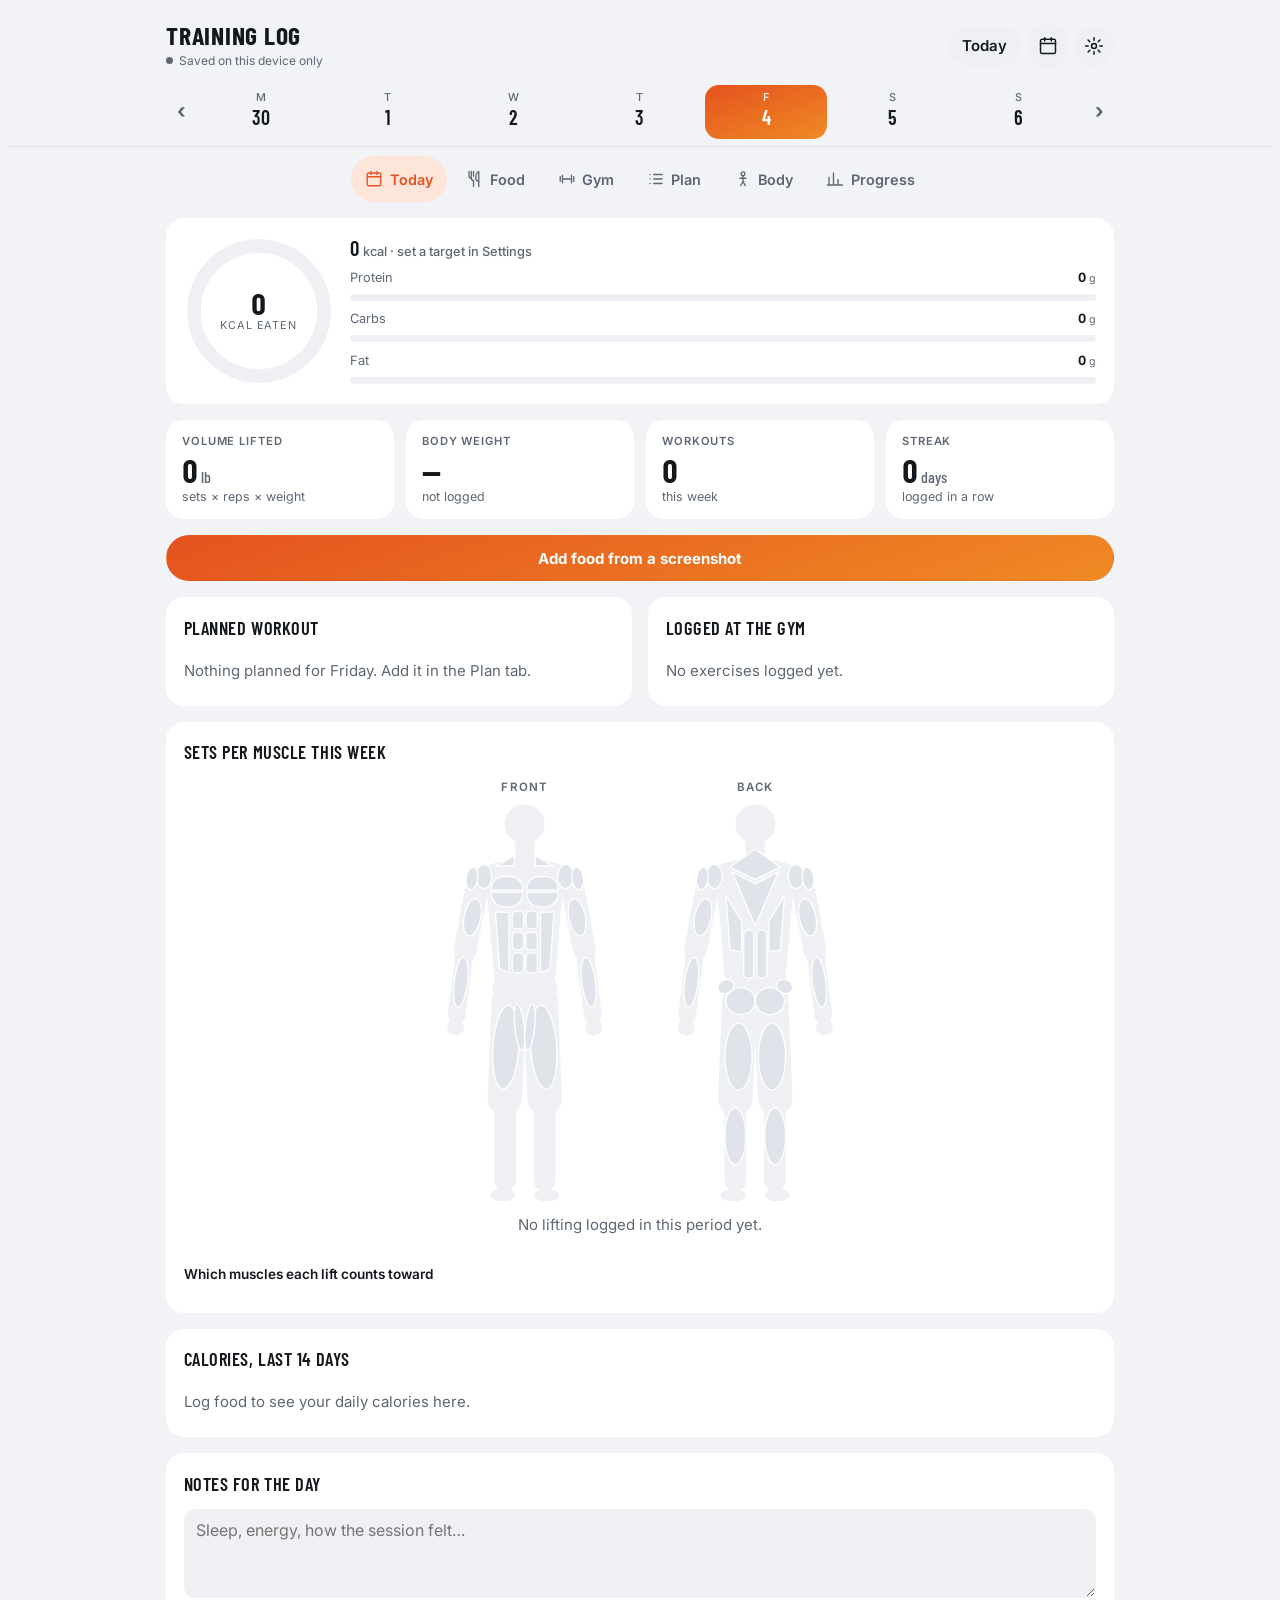
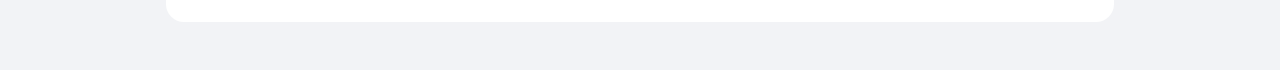
<file: index.html>
<!doctype html>
<html lang="en">
<head>
<meta charset="utf-8">
<meta name="viewport" content="width=device-width,initial-scale=1,viewport-fit=cover">
</head>
<body>
<title>Sarom's Training Log</title>
<meta name="claude:viewport-fit-sides" content="cover">
<link rel="preconnect" href="https://fonts.googleapis.com">
<link rel="stylesheet" href="https://fonts.googleapis.com/css2?family=Barlow+Condensed:wght@500;600;700&family=Inter:wght@400;500;600;700&display=swap">
<style>
/* Layout: phone-first single column. Week strip sticks under the title; tab bar fixed at the bottom (top row on wide screens).
   Dark-first: charcoal surfaces, one warm accent for actions and calories, three fixed macro colors. */
:root {
  --bg: #0c0e12; --card: #171b21; --card-2: #20252d; --fg: #f2f4f7; --muted: #8e98a5; --line: #2b313b;
  --accent: #ff6a3d; --accent-2: #ffa23d; --accent-ink: #1c0d05; --accent-soft: #3a2218;
  --c-protein: #5aa9ff; --c-carbs: #ffc64d; --c-fat: #ff6f9c;
  --warn: #ffb020; --danger: #ff6464;
  --font-display: "Barlow Condensed", "Arial Narrow", system-ui, sans-serif;
  --font-body: "Inter", system-ui, -apple-system, "Segoe UI", Roboto, sans-serif;
  --radius: 18px; --tabbar-h: 66px;
  color-scheme: dark;
}
@media (prefers-color-scheme: light) {
  :root:not([data-theme="dark"]) {
    --bg: #f2f3f6; --card: #ffffff; --card-2: #eef0f4; --fg: #14181d; --muted: #5d6773; --line: #e0e4ea;
    --accent: #e4521f; --accent-2: #f08a24; --accent-ink: #ffffff; --accent-soft: #fde5da;
    --c-protein: #1f7ae0; --c-carbs: #c58700; --c-fat: #d83a70;
    --warn: #b45309; --danger: #c62828;
    color-scheme: light;
  }
}
:root[data-theme="light"] {
  --bg: #f2f3f6; --card: #ffffff; --card-2: #eef0f4; --fg: #14181d; --muted: #5d6773; --line: #e0e4ea;
  --accent: #e4521f; --accent-2: #f08a24; --accent-ink: #ffffff; --accent-soft: #fde5da;
  --c-protein: #1f7ae0; --c-carbs: #c58700; --c-fat: #d83a70;
  --warn: #b45309; --danger: #c62828;
  color-scheme: light;
}
* { box-sizing: border-box; }
[hidden] { display: none !important; }
body {
  background: var(--bg); color: var(--fg); font: 15px/1.45 var(--font-body);
  padding-bottom: calc(var(--tabbar-h) + env(safe-area-inset-bottom, 0px) + 16px);
}
body::before { content: ""; position: fixed; inset: 0 0 auto; height: env(safe-area-inset-top, 0px); z-index: 10; background: var(--bg); }
h1, h2, h3 { font-family: var(--font-display); text-wrap: balance; margin: 0; text-transform: uppercase; letter-spacing: .03em; }
h1 { font-size: 1.6rem; font-weight: 700; line-height: 1; white-space: nowrap; }
h2 { font-size: 1.15rem; font-weight: 600; margin-bottom: .75rem; }
h3 { font-size: 1rem; font-weight: 600; }
.muted { color: var(--muted); font-size: .88rem; }
code { background: var(--card-2); padding: 0 5px; border-radius: 5px; font-size: .9em; }
.wrap { max-width: 980px; margin: 0 auto; padding-left: max(16px, env(safe-area-inset-left, 0px)); padding-right: max(16px, env(safe-area-inset-right, 0px)); }

/* Header */
.topbar .wrap { display: flex; gap: .75rem; align-items: center; justify-content: space-between; padding-block: .9rem .5rem; }
.date-nav { display: flex; gap: .4rem; align-items: center; min-width: 0; }
.date-nav button { min-height: 40px; padding: .3rem .8rem; }
.iconbtn { width: 40px; min-height: 40px; padding: 0 !important; flex: none; }
.iconbtn svg, .tab svg { stroke: currentColor; fill: none; stroke-width: 1.8; stroke-linecap: round; stroke-linejoin: round; }
.iconbtn svg { width: 20px; height: 20px; }
.sync { font-size: .75rem; color: var(--muted); display: flex; align-items: center; gap: .35rem; margin-top: .25rem; }
.sync::before { content: ""; width: 7px; height: 7px; border-radius: 50%; background: var(--muted); }
.sync[data-state="cloud"]::before { background: #3ddc97; }
.sync[data-state="saving"]::before { background: var(--warn); }
.sync[data-state="error"]::before { background: var(--danger); }

/* Week strip */
.weekbar { position: sticky; top: env(safe-area-inset-top, 0px); z-index: 9; background: var(--bg); border-bottom: 1px solid var(--line); }
.weekbar .wrap { display: flex; align-items: center; gap: .25rem; padding-block: .45rem; }
.weekbar > .wrap > button { min-height: 44px; width: 30px; padding: 0; border: 0; background: transparent; color: var(--muted); font-size: 1.3rem; flex: none; }
.week-strip { display: grid; grid-template-columns: repeat(7, 1fr); gap: .25rem; flex: 1; min-width: 0; }
.wd { min-height: 54px; padding: .25rem 0; border: 0; border-radius: 14px; background: transparent; color: var(--muted); display: flex; flex-direction: column; gap: 1px; align-items: center; justify-content: center; font-weight: 500; }
.wd span { font-size: .68rem; letter-spacing: .06em; }
.wd b { font: 600 1.25rem/1 var(--font-display); color: var(--fg); }
.wd i { width: 5px; height: 5px; border-radius: 50%; background: transparent; }
.wd i.on { background: var(--accent); }
.wd.now b { color: var(--accent); }
.wd.sel { background: linear-gradient(160deg, var(--accent), var(--accent-2)); color: var(--accent-ink); }
.wd.sel b { color: var(--accent-ink); }
.wd.sel i.on { background: var(--accent-ink); }

/* Tabs */
.tabs {
  position: fixed; left: 0; right: 0; bottom: 0; z-index: 9; display: grid; grid-template-columns: repeat(6, 1fr);
  background: var(--card); border-top: 1px solid var(--line);
  padding-bottom: env(safe-area-inset-bottom, 0px); padding-left: env(safe-area-inset-left, 0px); padding-right: env(safe-area-inset-right, 0px);
}
.tab {
  height: var(--tabbar-h); background: transparent; border: 0; color: var(--muted); border-radius: 0; padding: 0;
  display: flex; flex-direction: column; align-items: center; justify-content: center; gap: 4px; font: 600 .68rem var(--font-body);
}
.tab svg { width: 23px; height: 23px; }
.tab.active { color: var(--accent); }
@media (min-width: 760px) {
  body { padding-bottom: 24px; }
  .tabs { position: static; display: flex; gap: .25rem; border-top: 0; background: transparent; padding: .6rem 16px 0; justify-content: center; }
  .tab { height: auto; flex-direction: row; padding: .5rem .9rem; border-radius: 999px; font-size: .9rem; gap: .4rem; }
  .tab svg { width: 18px; height: 18px; }
  .tab.active { background: var(--accent-soft); }
}

main { padding-block: 1rem; }
.panel { display: none; }
.panel.active { display: flex; flex-direction: column; gap: 1rem; }
.card { background: var(--card); border-radius: var(--radius); padding: 1.1rem; min-width: 0; }
.banner { border-radius: 14px; padding: .7rem 1rem; background: var(--accent-soft); font-size: .9rem; display: flex; flex-wrap: wrap; gap: .5rem; align-items: center; justify-content: space-between; }
.banner.warn { background: color-mix(in srgb, var(--warn) 18%, var(--card)); }
.banner button { min-height: 36px; padding: .2rem .9rem; }
.grid { display: grid; gap: .75rem; }
.grid.two { grid-template-columns: repeat(auto-fit, minmax(280px, 1fr)); gap: 1rem; }
.stats { grid-template-columns: repeat(2, 1fr); }
@media (min-width: 640px) { .stats { grid-template-columns: repeat(3, 1fr); } .stats.four { grid-template-columns: repeat(4, 1fr); } }
.stat { background: var(--card); border-radius: var(--radius); padding: .85rem 1rem; min-width: 0; }
.stat .label { color: var(--muted); font-size: .7rem; text-transform: uppercase; letter-spacing: .08em; font-weight: 600; }
.stat .value { font: 700 2rem/1.1 var(--font-display); font-variant-numeric: tabular-nums; margin-top: .2rem; }
.stat .value small { font-size: 1rem; font-weight: 500; color: var(--muted); margin-left: .2rem; }
.stat .sub { color: var(--muted); font-size: .78rem; }
.bar { height: 7px; background: var(--card-2); border-radius: 4px; margin-top: .4rem; overflow: hidden; }
.bar > span { display: block; height: 100%; border-radius: 4px; background: var(--accent); }
.bar.over > span { background: var(--warn); }

/* Today hero: calorie ring + macros */
.hero { display: grid; grid-template-columns: minmax(104px, 150px) minmax(0, 1.25fr); gap: 1rem; align-items: center; }
.ring-wrap { position: relative; }
.ring { width: 100%; height: auto; display: block; }
.ring-bg { fill: none; stroke: var(--card-2); stroke-width: 11; }
.ring-fg { fill: none; stroke: url(#ringGrad); stroke-width: 11; stroke-linecap: round; }
.ring-fg.over { stroke: var(--warn); }
.ring-mid { position: absolute; inset: 0; display: flex; flex-direction: column; align-items: center; justify-content: center; text-align: center; }
.ring-mid b { font: 700 1.9rem/1 var(--font-display); font-variant-numeric: tabular-nums; }
.ring-mid span { font-size: .68rem; color: var(--muted); text-transform: uppercase; letter-spacing: .08em; }
.macros { display: flex; flex-direction: column; gap: .6rem; min-width: 0; }
.eaten { font: 600 1.3rem/1 var(--font-display); }
.eaten span { color: var(--muted); font: 500 .8rem var(--font-body); }
.macro-top { display: flex; justify-content: space-between; align-items: baseline; font-size: .8rem; color: var(--muted); }
.macro-top b { color: var(--fg); font-variant-numeric: tabular-nums; white-space: nowrap; }
.macro-top small { color: var(--muted); font-weight: 400; }
.macro.protein .bar > span { background: var(--c-protein); }
.macro.carbs .bar > span { background: var(--c-carbs); }
.macro.fat .bar > span { background: var(--c-fat); }

input, select, textarea, button { font: inherit; color: inherit; }
input, select, textarea { width: 100%; min-height: 46px; padding: .55rem .7rem; border: 1px solid transparent; border-radius: 12px; background: var(--card-2); font-size: 16px; }
textarea { resize: vertical; min-height: 0; }
input:focus-visible, select:focus-visible, textarea:focus-visible, button:focus-visible { outline: 2px solid var(--accent); outline-offset: 1px; }
button, .file-btn {
  min-height: 46px; padding: .5rem 1.1rem; border-radius: 999px; border: 1px solid transparent;
  background: linear-gradient(160deg, var(--accent), var(--accent-2)); color: var(--accent-ink); cursor: pointer; font-weight: 700;
  display: inline-flex; align-items: center; justify-content: center; gap: .3rem;
}
button:disabled { opacity: .55; }
button.ghost, .file-btn.ghost { background: var(--card-2); color: var(--fg); font-weight: 600; }
button.danger { background: transparent; border-color: var(--danger); color: var(--danger); }
button.danger.armed { background: var(--danger); color: var(--bg); }
button.icon { background: transparent; border: 0; color: var(--muted); min-height: 36px; padding: .2rem .5rem; }
td.act, th.act { position: sticky; right: 0; background: var(--card); box-shadow: -6px 0 6px -6px var(--line); }
td.act button.icon { color: var(--danger); font-size: 1.05rem; min-width: 36px; }
td.act button.icon[data-dup-gym] { color: var(--muted); }
.file-btn { position: relative; overflow: hidden; }
#goShot { width: 100%; }
.file-btn input { position: absolute; inset: 0; width: 100%; height: 100%; min-height: 0; padding: 0; border: 0; opacity: 0; cursor: pointer; font-size: 0; }
#shotNames { display: flex; gap: .6rem; align-items: center; flex-wrap: wrap; }
#shotNames img { height: 72px; width: auto; border-radius: 8px; }

.form-grid { display: grid; gap: .65rem; align-items: end; grid-template-columns: repeat(2, minmax(0, 1fr)); }
@media (min-width: 640px) { .form-grid { grid-template-columns: repeat(4, minmax(0, 1fr)); } }
.form-grid label { display: flex; flex-direction: column; gap: .25rem; font-size: .75rem; color: var(--muted); font-weight: 600; min-width: 0; text-transform: uppercase; letter-spacing: .05em; }
.form-grid .full { grid-column: 1 / -1; }
.form-grid button { grid-column: 1 / -1; }
@media (min-width: 640px) { .form-grid .wide { grid-column: span 2; } .form-grid button { grid-column: auto; } }
.row { display: flex; flex-wrap: wrap; gap: .5rem; }

.table-wrap { overflow-x: auto; margin: 0 -4px; }
table { width: 100%; border-collapse: collapse; font-variant-numeric: tabular-nums; }
th, td { text-align: left; padding: .55rem .4rem; border-bottom: 1px solid var(--line); white-space: nowrap; }
td.name { white-space: normal; min-width: 6.5rem; }
th { color: var(--muted); font-weight: 600; font-size: .72rem; text-transform: uppercase; letter-spacing: .05em; }
td.num, th.num { text-align: right; }
tr.group td { background: var(--card-2); font-weight: 700; color: var(--accent); border-bottom: 0; }
.empty { color: var(--muted); padding: .4rem 0; margin: 0; }
.up { color: #3ddc97; } .down { color: var(--danger); }

.chips { display: flex; flex-wrap: wrap; gap: .4rem; margin-top: .8rem; align-items: center; }
.chip { min-height: 34px; background: var(--card-2); color: var(--fg); border: 0; font-weight: 500; padding: .25rem .8rem; border-radius: 999px; font-size: .85rem; }

.plan-grid { display: grid; gap: .75rem; grid-template-columns: repeat(auto-fit, minmax(240px, 1fr)); }
.plan-day { background: var(--card-2); border: 1px solid transparent; border-radius: 14px; padding: .8rem; display: flex; flex-direction: column; gap: .45rem; }
.plan-day input, .plan-day textarea { background: var(--card); }
.plan-day.is-today { border-color: var(--accent); }

ul.plain { list-style: none; padding: 0; margin: 0; }
ul.plain li { padding: .5rem 0; border-bottom: 1px solid var(--line); display: flex; gap: .6rem; align-items: center; }
ul.plain li:last-child { border-bottom: 0; }
ul.plain li.done span { text-decoration: line-through; color: var(--muted); }
ul.plain input[type=checkbox] { width: 22px; height: 22px; min-height: 0; accent-color: var(--accent); flex: none; }

/* Body map */
.bodymap svg { width: 100%; max-width: 440px; height: auto; display: block; margin: 0 auto; }
.bm-base { fill: var(--card-2); }
.bm-limb { stroke: var(--card-2); stroke-linecap: round; fill: none; }
.bm-m { fill: var(--line); stroke: var(--card); stroke-width: 1.5; }
.bm-m.hit { fill: var(--accent); }
.bodymap text { fill: var(--muted); font: 600 11px var(--font-body); letter-spacing: .1em; }
.bm-legend { display: flex; align-items: center; gap: .6rem; justify-content: center; font-size: .75rem; color: var(--muted); margin: .4rem 0 .9rem; }
.bm-legend i { width: 110px; height: 8px; border-radius: 4px; background: linear-gradient(90deg, hsl(220 85% 55%), hsl(165 85% 55%), hsl(110 85% 55%), hsl(55 85% 55%), hsl(0 85% 55%)); }
.bm-m { stroke-width: 1.2; }
.bm-details { margin-top: .8rem; font-size: .85rem; color: var(--muted); }
.bm-details summary { cursor: pointer; color: var(--fg); font-weight: 600; min-height: 40px; display: flex; align-items: center; }
.bm-details ul { margin: .2rem 0 .6rem; padding-left: 1.1rem; display: grid; gap: .35rem; }
.bm-details b { color: var(--fg); }
.bm-details p { margin: 0; }
.bm-list { display: grid; gap: .55rem 1.2rem; grid-template-columns: repeat(auto-fit, minmax(150px, 1fr)); }

/* Progress */
.seg { display: grid; grid-template-columns: 1fr 1fr; background: var(--card-2); border-radius: 999px; padding: 4px; }
.seg button { min-height: 38px; background: transparent; color: var(--muted); font-weight: 600; }
.seg button.active { background: var(--card); color: var(--fg); }
.period-nav { display: flex; align-items: center; justify-content: space-between; gap: .5rem; margin-top: .9rem; }
.period-nav h2 { margin: 0; font-size: 1.35rem; white-space: nowrap; }
.period-nav button { min-height: 40px; width: 44px; padding: 0; font-size: 1.2rem; }

.chart svg { width: 100%; height: auto; display: block; }
.chart .axis { stroke: var(--line); }
.chart .line { fill: none; stroke: var(--accent); stroke-width: 2.5; }
.chart .area { fill: var(--accent); fill-opacity: .14; stroke: none; }
.chart .dot { fill: var(--accent); }
.chart .barrect { fill: var(--accent); }
.chart .target { stroke: var(--fg); stroke-opacity: .55; stroke-dasharray: 5 4; stroke-width: 1.5; fill: none; }
.chart text { fill: var(--muted); font: 15px var(--font-body); }

#pastePreview { margin-top: .8rem; display: flex; flex-direction: column; gap: .6rem; }
.preview-day { background: var(--card-2); border-radius: 14px; padding: .7rem .8rem; }
.preview-day td.act { background: var(--card-2); }
.preview-day tr.group td { background: var(--card); }
.preview-day h3 { font-size: .95rem; margin-bottom: .3rem; display: flex; gap: .5rem; align-items: center; flex-wrap: wrap; }
.preview-day input[type=date] { width: auto; min-height: 36px; padding: .2rem .4rem; font-size: 14px; background: var(--card); }
.check { display: flex; gap: .5rem; align-items: center; font-size: .9rem; }
.check input { width: 20px; height: 20px; min-height: 0; accent-color: var(--accent); }
.toast {
  position: fixed; left: 50%; transform: translateX(-50%); z-index: 20;
  bottom: calc(var(--tabbar-h) + env(safe-area-inset-bottom, 0px) + 12px);
  background: var(--fg); color: var(--bg); padding: .6rem 1rem; border-radius: 999px; font-size: .9rem; font-weight: 600; max-width: calc(100% - 32px);
}
@media (min-width: 760px) { .toast { bottom: 20px; } }
@media (prefers-reduced-motion: no-preference) { .panel.active { animation: fade .15s ease-out; } @keyframes fade { from { opacity: .4; } } }
</style>

<header class="topbar">
  <div class="wrap">
    <div>
      <h1>Training Log</h1>
      <div class="sync" id="sync" data-state="loading">Loading…</div>
    </div>
    <div class="date-nav">
<button id="todayBtn" class="ghost">Today</button>
      <label class="file-btn ghost iconbtn" aria-label="Pick a date"><svg viewBox="0 0 24 24"><rect x="3" y="4" width="18" height="17" rx="2"/><path d="M3 9h18M8 2v4M16 2v4"/></svg><input type="date" id="currentDate" aria-label="Date"></label>
      <button id="settingsBtn" class="ghost iconbtn" aria-label="Settings"><svg viewBox="0 0 24 24"><circle cx="12" cy="12" r="3"/><path d="M12 2v3M12 19v3M2 12h3M19 12h3M4.9 4.9l2.1 2.1M17 17l2.1 2.1M4.9 19.1L7 17M17 7l2.1-2.1"/></svg></button>
    </div>
  </div>
</header>
<div class="weekbar">
  <div class="wrap">
    <button id="prevDay" aria-label="Previous week">‹</button>
    <div class="week-strip" id="weekStrip"></div>
    <button id="nextDay" aria-label="Next week">›</button>
  </div>
</div>

<nav class="tabs" role="tablist">
  <button class="tab active" data-tab="today"><svg viewBox="0 0 24 24"><rect x="3" y="4" width="18" height="17" rx="2"/><path d="M3 9h18M8 2v4M16 2v4"/></svg>Today</button>
  <button class="tab" data-tab="food"><svg viewBox="0 0 24 24"><path d="M7 2v9a3 3 0 0 0 3 3v8M7 2v6M10 2v6M4 2v6a3 3 0 0 0 3 3M17 22V2c-2 1-4 4-4 8s2 5 4 5"/></svg>Food</button>
  <button class="tab" data-tab="gym"><svg viewBox="0 0 24 24"><path d="M6 7v10M3 9v6M18 7v10M21 9v6M6 12h12"/></svg>Gym</button>
  <button class="tab" data-tab="plan"><svg viewBox="0 0 24 24"><path d="M9 6h11M9 12h11M9 18h11M4 6h.01M4 12h.01M4 18h.01"/></svg>Plan</button>
  <button class="tab" data-tab="body"><svg viewBox="0 0 24 24"><circle cx="12" cy="5" r="2.5"/><path d="M12 8v7M8 11h8M12 15l-3 6M12 15l3 6"/></svg>Body</button>
  <button class="tab" data-tab="progress"><svg viewBox="0 0 24 24"><path d="M4 20V10M10 20V4M16 20v-7M22 20H2"/></svg>Progress</button>
</nav>

<main class="wrap">
  <div id="notice" class="banner" hidden></div>

  <!-- TODAY -->
  <section id="tab-today" class="panel active">
    <div id="reportBanner" class="banner" hidden></div>
    <div class="card hero" id="todayHero"></div>
    <div class="grid stats four" id="todayStats"></div>
    <label class="file-btn" id="goShot" for="shotFile">Add food from a screenshot</label>
    <div class="grid two">
      <div class="card"><h2>Planned workout</h2><div id="todayPlan"></div></div>
      <div class="card"><h2>Logged at the gym</h2><div id="todayGym"></div></div>
    </div>
    <div class="card"><h2>Sets per muscle this week</h2><div id="weekMuscles" class="bodymap"></div></div>
    <div class="card"><h2>Calories, last 14 days</h2><div id="calChart" class="chart"></div></div>
    <div class="card">
      <h2>Notes for the day</h2>
      <textarea id="dayNote" rows="3" placeholder="Sleep, energy, how the session felt…"></textarea>
    </div>
  </section>

  <!-- FOOD -->
  <section id="tab-food" class="panel">
    <div class="card" id="pasteCard">
      <h2>Add from a screenshot</h2>
      <p class="muted">Pick a screenshot of what you ate. It is read straight away, and you check the list before it is saved to <span class="dateLabel"></span>. Workouts in the screenshot are picked up too.</p>
      <label class="file-btn" id="shotBtn" style="width:100%">Add screenshot<input type="file" id="shotFile" accept="image/*"></label>
      <p class="muted" id="shotNames" hidden></p>
      <p class="muted" id="pasteStatus" hidden></p>
      <div id="pastePreview" hidden></div>
      <details class="bm-details">
        <summary>Or paste text instead</summary>
        <textarea id="pasteText" rows="4" placeholder="e.g. 3 eggs and toast, about 420 kcal, 28 g protein…"></textarea>
        <div class="row" style="margin-top:.6rem">
          <button id="pasteRead">Read it</button>
          <button id="copyPrompt" class="ghost">Copy request for Claude</button>
          <button id="pasteClear" class="ghost">Clear</button>
        </div>
      </details>
    </div>
    <div class="card">
      <h2>Add food</h2>
      <form id="foodForm" class="form-grid" autocomplete="off">
        <label class="wide full">Food<input name="name" id="foodName" required placeholder="e.g. Chicken breast 200 g"></label>
        <label>Calories (kcal)<input name="kcal" id="foodKcal" type="number" inputmode="decimal" min="0" step="1"></label>
        <label>Protein (g)<input name="protein" id="foodProtein" type="number" inputmode="decimal" min="0" step="0.1"></label>
        <label>Carbs (g)<input name="carbs" id="foodCarbs" type="number" inputmode="decimal" min="0" step="0.1"></label>
        <label>Fat (g)<input name="fat" id="foodFat" type="number" inputmode="decimal" min="0" step="0.1"></label>
        <button type="submit">Add food</button>
      </form>
      <div id="foodQuick" class="chips"></div>
    </div>
    <div class="card"><h2>Food on <span class="dateLabel"></span></h2><div id="foodList"></div><button class="danger" id="clearFood" data-clear="food" style="margin-top:.75rem" hidden>Remove all food for this day</button></div>
  </section>

  <!-- GYM -->
  <section id="tab-gym" class="panel">
    <div class="card">
      <h2>Log an exercise</h2>
      <form id="gymForm" class="form-grid" autocomplete="off">
        <label>Category<select name="cat" id="gymCat"><option>Chest</option><option>Back</option><option>Legs</option><option>Shoulders</option><option>Arms</option><option>Other</option></select></label>
        <label>Exercise<select id="gymPick" aria-label="Exercise"></select></label>
        <label class="wide full" id="gymCustomWrap" hidden>New exercise name<input name="exercise" id="gymExercise" placeholder="e.g. Leg press"></label>
        <label>Sets<input name="sets" id="gymSets" type="number" inputmode="numeric" min="1" step="1" value="1"></label>
        <label>Reps<input name="reps" id="gymReps" type="number" inputmode="numeric" min="0" step="1"></label>
        <label><span>Weight (<span class="unitG">lb</span>)</span><input name="weight" id="gymWeight" type="number" inputmode="decimal" min="0" step="0.5"></label>
        <label>Minutes<input name="minutes" id="gymMinutes" type="number" inputmode="numeric" min="0" step="1" placeholder="cardio"></label>
        <label class="wide full">Notes<input name="notes" id="gymNotes" placeholder="RPE, tempo, how it felt"></label>
        <button type="submit">Log exercise</button>
      </form>
      <datalist id="exerciseList"></datalist>
    </div>
    <div class="card"><h2>Workout on <span class="dateLabel"></span></h2><div id="gymList"></div><button class="danger" id="clearGym" data-clear="gym" style="margin-top:.75rem" hidden>Remove all exercises for this day</button></div>
    <div class="card">
      <h2>Exercise history</h2>
      <select id="historyExercise" aria-label="Exercise"></select>
      <div id="historyChart" class="chart"></div>
      <div id="historyTable"></div>
    </div>
  </section>

  <!-- PLAN -->
  <section id="tab-plan" class="panel">
    <div class="card">
      <h2>Weekly template</h2>
      <p class="muted">What you plan to do each weekday. One exercise per line, e.g. <code>Squat 3×5 @ 100</code>. Each line becomes a checkbox on the Today tab.</p>
      <div id="planGrid" class="plan-grid"></div>
    </div>
  </section>

  <!-- BODY -->
  <section id="tab-body" class="panel">
    <div class="card">
      <h2>Body measurements for <span class="dateLabel"></span></h2>
      <form id="bodyForm" class="form-grid" autocomplete="off">
        <label><span>Body weight (<span class="unitW">lb</span>)</span><input name="weight" id="bodyWeight" type="number" inputmode="decimal" min="0" step="0.1" required></label>
        <label>Waist (in)<input name="waist" id="bodyWaist" type="number" inputmode="decimal" min="0" step="0.1"></label>
        <button type="submit">Save</button>
      </form>
    </div>
    <div class="card"><h2>Weight trend</h2><div id="weightChart" class="chart"></div><div id="bodyList"></div></div>
  </section>

  <!-- SETTINGS -->
  <!-- PROGRESS -->
  <section id="tab-progress" class="panel">
    <div class="card">
      <div class="seg" role="tablist">
        <button data-period="month" class="active">Month</button>
        <button data-period="year">Year</button>
      </div>
      <div class="period-nav">
        <button id="perPrev" class="ghost" aria-label="Previous">‹</button>
        <h2 id="perTitle"></h2>
        <button id="perNext" class="ghost" aria-label="Next">›</button>
      </div>
    </div>
    <div class="grid stats" id="perStats"></div>
    <div class="card"><h2>Sets per muscle, weekly average</h2><div id="perMuscles" class="bodymap"></div></div>
    <div class="card"><h2 id="perCalTitle"></h2><div id="perCal" class="chart"></div></div>
    <div class="card"><h2 id="perWeightTitle"></h2><div id="perWeight" class="chart"></div></div>
    <div class="card"><h2 id="perVolTitle"></h2><div id="perVol" class="chart"></div></div>
    <div class="card"><h2>Average macros per logged day</h2><div id="perMacros" class="macros"></div></div>
    <div class="card"><h2>Lifts</h2><div id="perLifts"></div></div>
  </section>

  <section id="tab-settings" class="panel">
    <div class="card">
      <h2>Daily targets</h2>
      <p class="muted">Your own numbers. Leave a box blank to hide that target.</p>
      <form id="settingsForm" class="form-grid" autocomplete="off">
        <label>Calories (kcal)<input name="kcal" id="setKcal" type="number" inputmode="numeric" min="0"></label>
        <label>Protein (g)<input name="protein" id="setProtein" type="number" inputmode="numeric" min="0"></label>
        <label>Carbs (g)<input name="carbs" id="setCarbs" type="number" inputmode="numeric" min="0"></label>
        <label>Fat (g)<input name="fat" id="setFat" type="number" inputmode="numeric" min="0"></label>
        <button type="submit">Save targets</button>
      </form>
    </div>
    <div class="card">
      <h2>Backup</h2>
      <p class="muted" id="storageNote">Your log is saved to your Claude account, privately. Only you can see it.</p>
      <div class="row">
        <button id="exportBtn" class="ghost">Export backup (JSON)</button>
        <button id="exportCsvBtn" class="ghost">Export CSV</button>
        <label class="file-btn ghost">Import backup<input type="file" id="importFile" accept="application/json,.json"></label>
      </div>
      <div class="row" id="importConfirm" hidden style="margin-top:.75rem">
        <span class="muted" id="importMsg"></span>
        <button id="importYes">Replace my data</button>
        <button id="importNo" class="ghost">Cancel</button>
      </div>
    </div>
    <div class="card">
      <h2>Erase</h2>
      <p class="muted">Deletes every entry, target and plan. Export a backup first if you want to keep it.</p>
      <button id="wipeBtn" class="danger">Erase all data</button>
    </div>
  </section>
</main>

<div id="toast" class="toast" role="status" hidden></div>

<script>
(() => {
  'use strict';

  const LOCAL_KEY = 'trainingLog.v2';
  const DAYS = ['Sunday', 'Monday', 'Tuesday', 'Wednesday', 'Thursday', 'Friday', 'Saturday'];
  const MEALS = ['Breakfast', 'Lunch', 'Dinner', 'Snack'];

  // ---------- State ----------
  // days[YYYY-MM-DD] = { food: [], gym: [], body: {weight, waist}|null, note: '', done: [] }
  // config = { settings: {kcal, protein, carbs, fat, unit}, plan: {0..6: {title, items}} }
  const defaultConfig = () => ({ settings: { kcal: '', protein: '', carbs: '', fat: '', unit: 'kg' }, plan: {} });
  let days = {};
  let config = defaultConfig();
  let currentDate = todayISO();

  // ---------- Helpers ----------
  const $ = (s, r = document) => r.querySelector(s);
  const $$ = (s, r = document) => [...r.querySelectorAll(s)];
  const uid = () => Date.now().toString(36) + Math.random().toString(36).slice(2, 7);
  const num = (v) => (v === '' || v == null || isNaN(+v) ? 0 : +v);
  const fmt = (v, d = 0) => (Math.round(v * 10 ** d) / 10 ** d).toLocaleString();
  const esc = (s) => String(s ?? '').replace(/[&<>"']/g, (c) => ({ '&': '&amp;', '<': '&lt;', '>': '&gt;', '"': '&quot;', "'": '&#39;' }[c]));
  function todayISO() { return toISO(new Date()); }
  function toISO(d) { return `${d.getFullYear()}-${String(d.getMonth() + 1).padStart(2, '0')}-${String(d.getDate()).padStart(2, '0')}`; }
  function fromISO(s) { const [y, m, d] = s.split('-').map(Number); return new Date(y, m - 1, d); }
  function addDays(iso, n) { const d = fromISO(iso); d.setDate(d.getDate() + n); return toISO(d); }
  const prettyDate = (iso) => fromISO(iso).toLocaleDateString(undefined, { weekday: 'short', month: 'short', day: 'numeric' });
  const shortDate = (iso) => fromISO(iso).toLocaleDateString(undefined, { month: 'numeric', day: 'numeric' });
  function toast(msg) {
    const t = $('#toast'); t.textContent = msg; t.hidden = false;
    clearTimeout(toast._t); toast._t = setTimeout(() => (t.hidden = true), 2200);
  }
  const formData = (f) => Object.fromEntries(new FormData(f).entries());
  const blankDay = () => ({ food: [], gym: [], body: null, note: '', done: [] });
  const day = (date) => days[date] || blankDay();
  const editDay = (date) => (days[date] ||= blankDay());
  const isEmptyDay = (d) => !d.food.length && !d.gym.length && !d.body && !d.note && !d.done.length;
  const allGym = () => Object.keys(days).sort().flatMap((d) => days[d].gym.map((g) => ({ ...g, date: d })));

  // ---------- Storage: Claude account (db) with on-device fallback ----------
  const store = { mode: 'loading', col: null, dirty: new Set(), queues: {}, timers: {} };

  function setSync(state, text) { const s = $('#sync'); s.dataset.state = state; s.textContent = text; }
  function showNotice(text, warn) { const n = $('#notice'); n.textContent = text || ''; n.hidden = !text; n.classList.toggle('warn', !!warn); }

  function saveLocal() {
    try { localStorage.setItem(LOCAL_KEY, JSON.stringify({ days, config })); }
    catch { toast('Could not save on this device.'); }
  }
  function loadLocal() {
    try {
      const raw = localStorage.getItem(LOCAL_KEY);
      if (!raw) return;
      const d = JSON.parse(raw);
      days = d.days || {}; config = Object.assign(defaultConfig(), d.config || {});
    } catch {}
  }

  const keyForDate = (date) => 'd' + date;
  function docBody(key) {
    if (key === 'config') return config;
    const date = key.slice(1);
    const d = days[date];
    return d && !isEmptyDay(d) ? { date, ...d } : null;
  }

  function enqueue(key) {
    const q = (store.queues[key] ||= { running: false, pending: false });
    q.pending = true;
    if (!q.running) drain(key);
  }
  async function drain(key) {
    const q = store.queues[key];
    q.running = true;
    setSync('saving', 'Saving…');
    while (q.pending) {
      q.pending = false;
      const body = docBody(key);
      const ref = store.col.doc(key);
      try {
        if (body) await ref.set(JSON.parse(JSON.stringify(body)));
        else await ref.delete();
      } catch (e) {
        if (e && e.code === 'unavailable') { await new Promise((r) => setTimeout(r, 800 + Math.random() * 800)); q.pending = true; continue; }
        setSync('error', 'Not saved');
        showNotice(e && e.code === 'quota_exceeded' ? 'Storage is full. Export a backup and erase old data.' : 'A change could not be saved. Check your connection and try again.', true);
      }
    }
    q.running = false;
    store.dirty.delete(key);
    if (!Object.values(store.queues).some((x) => x.running)) setSync('cloud', 'Saved to your account');
  }

  // Persist a change. `delay` coalesces typing into one write per pause.
  function persist(key, delay = 0) {
    if (store.mode === 'local') { clearTimeout(store.timers.local); store.timers.local = setTimeout(saveLocal, delay); return; }
    if (store.mode !== 'cloud') return;
    store.dirty.add(key);
    clearTimeout(store.timers[key]);
    if (delay) store.timers[key] = setTimeout(() => enqueue(key), delay);
    else enqueue(key);
  }
  const persistDay = (date, delay) => persist(keyForDate(date), delay);
  const persistConfig = (delay) => persist('config', delay);

  function applySnapshot(snap) {
    const nextDays = {};
    let nextConfig = null;
    for (const doc of snap.docs) {
      const data = doc.data();
      if (doc.id === 'config') nextConfig = data;
      else if (doc.id.startsWith('d')) {
        const { date, ...rest } = data;
        nextDays[doc.id.slice(1)] = { ...blankDay(), ...JSON.parse(JSON.stringify(rest)) };
      }
    }
    // Keep local edits that have not been written yet.
    for (const key of store.dirty) {
      if (key === 'config') nextConfig = config;
      else { const date = key.slice(1); if (days[date]) nextDays[date] = days[date]; else delete nextDays[date]; }
    }
    days = nextDays;
    config = Object.assign(defaultConfig(), nextConfig ? JSON.parse(JSON.stringify(nextConfig)) : {});
    renderAll();
  }

  async function initStorage() {
    let db = null, uidv = null;
    try {
      if (window.claude && window.claude.use) {
        const [dbNs, user] = await Promise.all([claude.use('db'), claude.use('user')]);
        db = dbNs;
        uidv = user ? await user.id() : null;
      }
    } catch {}
    if (!db || !uidv) return useLocal();

    store.col = db.collection('data/users/' + uidv);
    const timer = setTimeout(() => showNotice("Can't reach your saved log yet. Changes you make now may not be saved.", true), 10000);
    store.col.onSnapshot((snap) => {
      if (!snap.metadata.fromCache) { clearTimeout(timer); showNotice(''); }
      if (store.mode !== 'cloud') { store.mode = 'cloud'; setSync('cloud', 'Saved to your account'); }
      applySnapshot(snap);
    }, (err) => {
      clearTimeout(timer);
      if (store.mode !== 'cloud') return useLocal();
      setSync('error', 'Offline');
      showNotice('Lost the connection to your saved log. Reload the page to reconnect.', true);
    });
  }
  function useLocal() {
    store.mode = 'local';
    loadLocal();
    setSync('local', 'Saved on this device only');
    $('#storageNote').textContent = 'Your log is saved in this browser only. Export a backup regularly.';
    renderAll();
  }

  // ---------- Rendering ----------
  function totalsFor(date) {
    return day(date).food.reduce((t, f) => {
      t.kcal += num(f.kcal); t.protein += num(f.protein); t.carbs += num(f.carbs); t.fat += num(f.fat); return t;
    }, { kcal: 0, protein: 0, carbs: 0, fat: 0 });
  }
  const volume = (g) => num(g.sets || 1) * num(g.reps) * num(g.weight);
  const planFor = (date) => config.plan[fromISO(date).getDay()] || { title: '', items: '' };
  const unit = () => 'lb';
  const gymUnit = () => 'lb';
  function describeSet(g) {
    const p = [];
    if (num(g.reps)) p.push(`${num(g.sets) || 1}×${g.reps}`);
    if (num(g.weight)) p.push(`@ ${g.weight} ${gymUnit()}`);
    if (num(g.minutes)) p.push(`${g.minutes} min`);
    return p.join(' ') || '—';
  }

  function renderAll() {
    $('#currentDate').value = currentDate;
    $$('.dateLabel').forEach((el) => (el.textContent = prettyDate(currentDate)));
    $$('.unitW').forEach((el) => (el.textContent = unit()));
    $$('.unitG').forEach((el) => (el.textContent = gymUnit()));
    renderWeek(); renderToday(); renderFood(); renderGym(); renderPlan(); renderBody(); renderSettings(); renderProgress();
  }

  function statTile(label, value, target, u) {
    const has = num(target) > 0, pct = has ? Math.min(100, (value / target) * 100) : 0;
    return `<div class="stat"><div class="label">${label}</div><div class="value">${fmt(value)}${u}</div>
      <div class="sub">${has ? `of ${fmt(+target)}${u} · ${value > target ? fmt(value - target) + u + ' over' : fmt(target - value) + u + ' left'}` : 'no target set'}</div>
      ${has ? `<div class="bar ${value > target ? 'over' : ''}"><span style="width:${pct}%"></span></div>` : ''}</div>`;
  }

  const tile = (label, value, u, sub) => `<div class="stat"><div class="label">${label}</div><div class="value">${value}${u ? `<small>${u}</small>` : ''}</div><div class="sub">${sub || ''}</div></div>`;
  function macroRow(label, cls, value, target) {
    const has = num(target) > 0, pct = has ? Math.min(100, (value / target) * 100) : 0;
    return `<div class="macro ${cls}"><div class="macro-top"><span>${label}</span><b>${fmt(value)}<small>${has ? ' / ' + fmt(+target) : ''} g</small></b></div><div class="bar"><span style="width:${pct}%"></span></div></div>`;
  }
  function heroHTML(t, s) {
    const has = num(s.kcal) > 0, over = has && t.kcal > s.kcal;
    const C = 2 * Math.PI * 52, pct = has ? Math.min(1, t.kcal / s.kcal) : 0;
    return `<div class="ring-wrap">
        <svg class="ring" viewBox="0 0 120 120" role="img" aria-label="Calories eaten against target">
          <defs><linearGradient id="ringGrad" x1="0" y1="0" x2="1" y2="1"><stop offset="0" style="stop-color:var(--accent-2)"/><stop offset="1" style="stop-color:var(--accent)"/></linearGradient></defs>
          <circle class="ring-bg" cx="60" cy="60" r="52"/>
          ${pct > 0 ? `<circle class="ring-fg ${over ? 'over' : ''}" cx="60" cy="60" r="52" stroke-dasharray="${C * pct} ${C}" transform="rotate(-90 60 60)"/>` : ''}
        </svg>
        <div class="ring-mid"><b>${has ? fmt(Math.abs(s.kcal - t.kcal)) : fmt(t.kcal)}</b><span>${has ? (over ? 'kcal over' : 'kcal left') : 'kcal eaten'}</span></div>
      </div>
      <div class="macros">
        <div class="eaten">${fmt(t.kcal)} <span>${has ? `of ${fmt(+s.kcal)} kcal eaten` : 'kcal · set a target in Settings'}</span></div>
        ${macroRow('Protein', 'protein', t.protein, s.protein)}${macroRow('Carbs', 'carbs', t.carbs, s.carbs)}${macroRow('Fat', 'fat', t.fat, s.fat)}
      </div>`;
  }

  function renderWeek() {
    const start = addDays(currentDate, -((fromISO(currentDate).getDay() + 6) % 7)), now = todayISO();
    $('#weekStrip').innerHTML = Array.from({ length: 7 }, (_, i) => {
      const iso = addDays(start, i);
      return `<button class="wd ${iso === currentDate ? 'sel' : ''} ${iso === now ? 'now' : ''}" data-date="${iso}" aria-label="${prettyDate(iso)}"><span>${'MTWTFSS'[i]}</span><b>${fromISO(iso).getDate()}</b><i class="${isEmptyDay(day(iso)) ? '' : 'on'}"></i></button>`;
    }).join('');
  }

  // ---------- Progress: monthly and yearly results ----------
  const MONTHS = ['January', 'February', 'March', 'April', 'May', 'June', 'July', 'August', 'September', 'October', 'November', 'December'];
  const period = { mode: 'month', y: new Date().getFullYear(), m: new Date().getMonth() };
  const monthKey = (y, m) => `${y}-${String(m + 1).padStart(2, '0')}-`;
  const loggedIn = (prefix) => Object.keys(days).filter((d) => d.startsWith(prefix) && !isEmptyDay(days[d])).sort();
  const dayVolume = (iso) => day(iso).gym.reduce((a, g) => a + volume(g), 0);
  const avgOf = (list) => (list.length ? list.reduce((a, b) => a + b, 0) / list.length : 0);

  function renderProgress() {
    const isMonth = period.mode === 'month';
    const dates = loggedIn(isMonth ? monthKey(period.y, period.m) : `${period.y}-`);
    $$('.seg button').forEach((b) => b.classList.toggle('active', b.dataset.period === period.mode));
    $('#perTitle').textContent = isMonth ? `${MONTHS[period.m]} ${period.y}` : String(period.y);

    const foodDays = dates.filter((d) => days[d].food.length);
    const totals = foodDays.map(totalsFor);
    const avg = (k) => avgOf(totals.map((t) => t[k]));
    const workouts = dates.filter((d) => days[d].gym.length).length;
    const vol = dates.reduce((a, d) => a + dayVolume(d), 0);
    const bw = dates.filter((d) => days[d].body && num(days[d].body.weight)).map((d) => ({ d, w: num(days[d].body.weight) }));
    const change = bw.length >= 2 ? bw[bw.length - 1].w - bw[0].w : null;
    $('#perStats').innerHTML =
      tile('Days logged', dates.length, '', isMonth ? 'this month' : 'this year') +
      tile('Workouts', workouts, '', 'days with lifting or cardio') +
      tile('Avg calories', fmt(avg('kcal')), 'kcal', `per day, ${foodDays.length} food day${foodDays.length === 1 ? '' : 's'}`) +
      tile('Avg protein', fmt(avg('protein')), 'g', 'per logged food day') +
      tile('Volume lifted', fmt(vol), 'lb', 'sets × reps × weight') +
      tile('Weight change', change == null ? '—' : (change > 0 ? '+' : '') + fmt(change, 1), change == null ? '' : 'lb',
        change == null ? 'needs two weigh-ins' : `${fmt(bw[0].w, 1)} → ${fmt(bw[bw.length - 1].w, 1)} lb`);

    // Weeks elapsed in the period so far, for a weekly average.
    const pStart = isMonth ? new Date(period.y, period.m, 1) : new Date(period.y, 0, 1);
    const pEnd = isMonth ? new Date(period.y, period.m + 1, 0) : new Date(period.y, 11, 31);
    const upTo = Math.min(pEnd.getTime(), fromISO(todayISO()).getTime());
    const weeks = Math.max(1, (Math.round((upTo - pStart.getTime()) / 864e5) + 1) / 7);
    $('#perMuscles').innerHTML = bodyMapHTML(muscleLoad(dates), weeks);

    let cal, volData, weight;
    if (isMonth) {
      const n = new Date(period.y, period.m + 1, 0).getDate();
      const isos = Array.from({ length: n }, (_, i) => monthKey(period.y, period.m) + String(i + 1).padStart(2, '0'));
      cal = isos.map((iso, i) => ({ label: String(i + 1), value: totalsFor(iso).kcal }));
      volData = isos.map((iso, i) => ({ label: String(i + 1), value: dayVolume(iso) }));
      weight = bw.map((x) => ({ label: shortDate(x.d), value: x.w }));
    } else {
      const per = MONTHS.map((name, m) => {
        const ds = loggedIn(monthKey(period.y, m));
        return {
          label: name.slice(0, 3),
          cal: avgOf(ds.filter((d) => days[d].food.length).map((d) => totalsFor(d).kcal)),
          vol: ds.reduce((a, d) => a + dayVolume(d), 0),
          w: avgOf(ds.filter((d) => days[d].body && num(days[d].body.weight)).map((d) => num(days[d].body.weight))),
        };
      });
      cal = per.map((x) => ({ label: x.label, value: x.cal }));
      volData = per.map((x) => ({ label: x.label, value: x.vol }));
      weight = per.map((x) => ({ label: x.label, value: x.w }));
    }
    $('#perCalTitle').textContent = isMonth ? 'Calories per day' : 'Average daily calories by month';
    $('#perWeightTitle').textContent = isMonth ? 'Body weight (lb)' : 'Body weight, monthly average (lb)';
    $('#perVolTitle').textContent = isMonth ? 'Volume lifted per day (lb)' : 'Volume lifted by month (lb)';
    barChart($('#perCal'), cal, num(config.settings.kcal), { unit: 'kcal', empty: 'No food logged in this period.' });
    lineChart($('#perWeight'), weight, 'lb');
    barChart($('#perVol'), volData, 0, { unit: 'lb', empty: 'No lifting logged in this period.' });

    const s = config.settings;
    $('#perMacros').innerHTML = foodDays.length
      ? macroRow('Protein', 'protein', avg('protein'), s.protein) + macroRow('Carbs', 'carbs', avg('carbs'), s.carbs) + macroRow('Fat', 'fat', avg('fat'), s.fat)
      : '<p class="empty">No food logged in this period.</p>';

    const lifts = {};
    for (const d of dates) for (const g of days[d].gym) {
      if (!num(g.weight)) continue;
      const L = (lifts[g.exercise] ||= { days: new Set(), best: 0, first: null, last: null, tops: {} });
      L.days.add(d); L.best = Math.max(L.best, num(g.weight));
      L.tops[d] = Math.max(L.tops[d] || 0, num(g.weight));
    }
    const rows = Object.entries(lifts).map(([name, L]) => {
      const ds = [...L.days].sort(), diff = L.tops[ds[ds.length - 1]] - L.tops[ds[0]];
      return { name, sessions: ds.length, best: L.best, diff };
    }).sort((a, b) => b.sessions - a.sessions || a.name.localeCompare(b.name));
    $('#perLifts').innerHTML = rows.length
      ? `<div class="table-wrap"><table><thead><tr><th>Exercise</th><th class="num">Days</th><th class="num">Best lb</th><th class="num">Change</th></tr></thead><tbody>
        ${rows.map((r) => `<tr><td class="name">${esc(r.name)}</td><td class="num">${r.sessions}</td><td class="num">${fmt(r.best, 1)}</td>
          <td class="num ${r.diff > 0 ? 'up' : r.diff < 0 ? 'down' : ''}">${r.sessions < 2 ? '—' : (r.diff > 0 ? '+' : '') + fmt(r.diff, 1) + ' lb'}</td></tr>`).join('')}</tbody></table></div>
        <p class="muted" style="margin:.5rem 0 0">Change compares the heaviest weight on the first and last session in this period.</p>`
      : '<p class="empty">No weighted exercises logged in this period.</p>';
  }

  // In the first week of a new month (and of January for the year), point to the finished period's results.
  function renderReportBanner() {
    const now = new Date(), box = $('#reportBanner');
    const pm = new Date(now.getFullYear(), now.getMonth() - 1, 1);
    const parts = [];
    if (now.getDate() <= 7 && loggedIn(monthKey(pm.getFullYear(), pm.getMonth())).length)
      parts.push(`<span>Your ${MONTHS[pm.getMonth()]} results are ready.</span><button data-report="month">View month</button>`);
    if (now.getMonth() === 0 && now.getDate() <= 14 && loggedIn(`${now.getFullYear() - 1}-`).length)
      parts.push(`<span>Your ${now.getFullYear() - 1} results are ready.</span><button data-report="year">View year</button>`);
    box.innerHTML = parts.join('');
    box.hidden = !parts.length;
  }

  function renderToday() {
    const t = totalsFor(currentDate), s = config.settings, d = day(currentDate);
    const vol = d.gym.reduce((a, g) => a + volume(g), 0);
    $('#todayHero').innerHTML = heroHTML(t, s);
    const weekStart = addDays(currentDate, -((fromISO(currentDate).getDay() + 6) % 7));
    let workouts = 0;
    for (let i = 0; i < 7; i++) if (day(addDays(weekStart, i)).gym.length) workouts++;
    let streak = 0;
    for (let x = currentDate; !isEmptyDay(day(x)); x = addDays(x, -1)) streak++;
    $('#todayStats').innerHTML =
      tile('Volume lifted', fmt(vol), 'lb', 'sets × reps × weight') +
      tile('Body weight', d.body ? fmt(num(d.body.weight), 1) : '—', d.body ? 'lb' : '', d.body ? 'logged' : 'not logged') +
      tile('Workouts', workouts, '', 'this week') +
      tile('Streak', streak, streak === 1 ? 'day' : 'days', 'logged in a row');
    renderReportBanner();
    $('#weekMuscles').innerHTML = bodyMapHTML(muscleLoad(Array.from({ length: 7 }, (_, i) => addDays(weekStart, i))));

    const p = planFor(currentDate);
    const items = (p.items || '').split('\n').map((x) => x.trim()).filter(Boolean);
    $('#todayPlan').innerHTML = (p.title ? `<p style="margin:0 0 .4rem"><strong>${esc(p.title)}</strong></p>` : '') +
      (items.length
        ? `<ul class="plain">${items.map((it, i) => `<li class="${d.done.includes(i) ? 'done' : ''}"><input type="checkbox" id="plan-${i}" data-plan-idx="${i}" ${d.done.includes(i) ? 'checked' : ''}><label for="plan-${i}"><span>${esc(it)}</span></label></li>`).join('')}</ul>`
        : `<p class="empty">Nothing planned for ${DAYS[fromISO(currentDate).getDay()]}. Add it in the Plan tab.</p>`);

    $('#todayGym').innerHTML = d.gym.length
      ? `<ul class="plain">${d.gym.map((g) => `<li><span>${esc(g.exercise)} · ${esc(describeSet(g))}</span></li>`).join('')}</ul>`
      : '<p class="empty">No exercises logged yet.</p>';

    const note = $('#dayNote');
    if (document.activeElement !== note) note.value = d.note || '';

    const range = Array.from({ length: 14 }, (_, i) => addDays(currentDate, i - 13));
    barChart($('#calChart'), range.map((x) => ({ label: shortDate(x), value: totalsFor(x).kcal })), num(s.kcal));
  }

  function renderFood() {
    const items = day(currentDate).food;
    if (!items.length) $('#foodList').innerHTML = '<p class="empty">Nothing logged yet. Add your first item above.</p>';
    else {
      let rows = '';
      rows += items.map((f) => `<tr><td class="name">${esc(f.name)}</td><td class="num">${fmt(num(f.kcal))}</td><td class="num">${fmt(num(f.protein), 1)}</td>
          <td class="num">${fmt(num(f.carbs), 1)}</td><td class="num">${fmt(num(f.fat), 1)}</td>
          <td class="num act"><button class="icon" data-del-food="${f.id}" aria-label="Delete ${esc(f.name)}">✕</button></td></tr>`).join('');
      const t = totalsFor(currentDate);
      rows += `<tr><th>Total</th><th class="num">${fmt(t.kcal)}</th><th class="num">${fmt(t.protein, 1)}</th><th class="num">${fmt(t.carbs, 1)}</th><th class="num">${fmt(t.fat, 1)}</th><th></th></tr>`;
      $('#foodList').innerHTML = `<div class="table-wrap"><table><thead><tr><th>Food</th><th class="num">kcal</th><th class="num">P (g)</th><th class="num">C (g)</th><th class="num">F (g)</th><th></th></tr></thead><tbody>${rows}</tbody></table></div>`;
    }
    $('#clearFood').hidden = !items.length;
    // Quick re-add: 10 most recent distinct foods
    const seen = new Set(), recent = [];
    const dates = Object.keys(days).sort().reverse();
    outer: for (const dt of dates) {
      for (const f of [...days[dt].food].reverse()) {
        const k = (f.name || '').toLowerCase();
        if (!seen.has(k)) { seen.add(k); recent.push({ ...f, date: dt }); }
        if (recent.length >= 10) break outer;
      }
    }
    store.recentFoods = recent;
    $('#foodQuick').innerHTML = recent.length
      ? '<span class="muted">Add again:</span>' + recent.map((f, i) => `<button class="chip" data-quick-food="${i}">${esc(f.name)}</button>`).join('')
      : '';
  }

  // Exercise picker: fixed list per category, plus any exercise you have added yourself.
  const PRESETS = {
    Chest: ['Bench press', 'Incline bench press'],
    Back: ['Deadlift', 'Rows', 'Lat pulldowns', 'Dual pulley pulldown', 'Low row'],
    Legs: ['Squats', 'Leg extension', 'Seated leg curls', 'Hip abduction', 'Hip adduction'],
    Shoulders: ['Overhead press'],
    Arms: ['Dumbbell curls', 'Triceps pulldown'],
    Other: [],
  };
  const NEW = '__new__';
  let lastPick = '';
  const presetCat = (name) => Object.keys(PRESETS).find((c) => PRESETS[c].some((x) => x.toLowerCase() === String(name || '').toLowerCase())) || '';
  const catOf = (g) => g.cat || presetCat(g.exercise) || 'Other';
  function fillExercises(catChanged) {
    const cat = $('#gymCat').value, pick = $('#gymPick');
    const prev = catChanged ? '' : (lastPick || pick.value);
    const mine = [...new Set(allGym().filter((g) => catOf(g) === cat && !presetCat(g.exercise)).map((g) => g.exercise))].sort((a, b) => a.localeCompare(b));
    const list = [...PRESETS[cat], ...mine];
    pick.innerHTML = list.map((n) => `<option value="${esc(n)}">${esc(n)}</option>`).join('') + `<option value="${NEW}">Add new exercise…</option>`;
    if (list.includes(prev) || (prev === NEW && !lastPick)) pick.value = prev;
    lastPick = '';
    $('#gymCustomWrap').hidden = pick.value !== NEW;
  }

  // ---------- Body map: which muscles the logged sets worked ----------
  const MUSCLES = {
    chestUpper: 'Upper chest', chestLower: 'Mid & lower chest', frontDelt: 'Front delts', sideDelt: 'Side delts', rearDelt: 'Rear delts',
    biceps: 'Biceps', triceps: 'Triceps', forearms: 'Forearms', abs: 'Abs', obliques: 'Obliques',
    upperTraps: 'Upper traps', midTraps: 'Mid traps & rhomboids', lats: 'Lats', lowerBack: 'Lower back',
    glutes: 'Glutes', gluteMed: 'Side glutes (glute medius)', adductors: 'Inner thighs (adductors)', quads: 'Quads', hamstrings: 'Hamstrings', calves: 'Calves',
  };
  // 1 = main muscle for the lift, 0.5 = assisting muscle. Based on EMG studies of each lift (see the notes under the map).
  const EX_MUSCLES = {
    'bench press': { chestUpper: 1, chestLower: 1, triceps: 1, frontDelt: 0.5 },
    'incline bench press': { chestUpper: 1, frontDelt: 1, chestLower: 0.5, triceps: 0.5 },
    'squats': { quads: 1, glutes: 1, hamstrings: 0.5, lowerBack: 0.5 },
    'deadlift': { lowerBack: 1, quads: 1, glutes: 0.5, hamstrings: 0.5 },
    'rows': { lats: 1, midTraps: 1, lowerBack: 1, rearDelt: 0.5, biceps: 0.5 },
    'low row': { midTraps: 1, lats: 1, rearDelt: 0.5, biceps: 0.5 },
    'lat pulldowns': { lats: 1, biceps: 0.5, midTraps: 0.5 },
    'dual pulley pulldown': { lats: 1, biceps: 0.5, midTraps: 0.5 },
    'overhead press': { frontDelt: 1, sideDelt: 1, triceps: 0.5, upperTraps: 0.5, chestUpper: 0.5 },
    'dumbbell curls': { biceps: 1, forearms: 0.5 },
    'hip abduction': { gluteMed: 1, glutes: 0.5 },
    'hip adduction': { adductors: 1 },
    'leg extension': { quads: 1 },
    'triceps pulldown': { triceps: 1 },
    'seated leg curls': { hamstrings: 1 },
  };
  // Exercises you add yourself are placed by their category.
  const CAT_MUSCLES = {
    Chest: { chestUpper: 1, chestLower: 1 }, Back: { lats: 1, midTraps: 0.5 }, Legs: { quads: 1, glutes: 0.5, hamstrings: 0.5 },
    Shoulders: { frontDelt: 1, sideDelt: 1 }, Arms: { biceps: 0.5, triceps: 0.5 }, Other: {},
  };
  function muscleLoad(dates) {
    const load = {};
    for (const iso of dates) for (const g of day(iso).gym) {
      if (!num(g.reps)) continue; // cardio and timed entries have no sets to count
      const map = EX_MUSCLES[String(g.exercise || '').toLowerCase()] || CAT_MUSCLES[catOf(g)] || {};
      for (const [m, w] of Object.entries(map)) load[m] = (load[m] || 0) + (num(g.sets) || 1) * w;
    }
    return load;
  }
  // Cool to warm: blue for the least-trained muscle, through green and yellow, to red for the most-trained.
  const heat = (t) => `hsl(${Math.round(220 - 220 * Math.max(0, Math.min(1, t)))} 85% 55%)`;
  function figure(ox, view, load, max) {
    const paint = (m) => { const v = load[m] || 0; return `class="bm-m ${v ? 'hit' : ''}" ${v ? `style="fill:${heat(v / max)}"` : ''}`; };
    const tip = (m) => `<title>${MUSCLES[m]}: ${fmt(load[m] || 0, 1)} sets</title>`;
    const ell = (m, cx, cy, rx, ry, rot = 0) => `<ellipse ${paint(m)} cx="${cx}" cy="${cy}" rx="${rx}" ry="${ry}" transform="rotate(${rot} ${cx} ${cy})">${tip(m)}</ellipse>`;
    const poly = (m, pts) => `<polygon ${paint(m)} points="${pts}">${tip(m)}</polygon>`;
    const path = (m, d) => `<path ${paint(m)} d="${d}">${tip(m)}</path>`;
    const box = (m, x, y, w, h, r = 4) => `<rect ${paint(m)} x="${x}" y="${y}" width="${w}" height="${h}" rx="${r}">${tip(m)}</rect>`;
    const both = (side) => `${side}<g transform="translate(200 0) scale(-1 1)">${side}</g>`;
    const limb = (x1, y1, x2, y2, w) => `<line class="bm-limb" x1="${x1}" y1="${y1}" x2="${x2}" y2="${y2}" stroke-width="${w}"/>`;
    const base = `<circle class="bm-base" cx="100" cy="30" r="19"/><rect class="bm-base" x="91" y="46" width="18" height="20"/>
      <path class="bm-base" d="M62,70 Q100,56 138,70 L129,178 Q100,190 71,178 Z"/><ellipse class="bm-base" cx="100" cy="186" rx="31" ry="20"/>
      ${both(limb(56, 82, 43, 150, 22) + limb(43, 150, 35, 212, 17) + limb(85, 198, 81, 292, 33) + limb(81, 292, 81, 370, 21)
        + '<circle class="bm-base" cx="34" cy="224" r="8"/><ellipse class="bm-base" cx="79" cy="384" rx="12" ry="6"/>')}`;
    const arm = (upper) => ell('sideDelt', 49.5, 82, 5.5, 11, 8) + ell(upper, 50, 119, 8, 18, 11) + ell('forearms', 39, 181, 6.5, 24, 7);
    const front = both(
      poly('upperTraps', '90,60 73,70 90,70') + ell('frontDelt', 61, 80, 7.5, 11.5) + arm('biceps')
      + path('chestUpper', 'M68,93 Q68,80 83,80 Q98,80 98,93 Z') + path('chestLower', 'M68,95 L98,95 Q98,109 83,109 Q68,109 68,95 Z')
      + poly('obliques', '72,114 85,114 85,172 76,168')
      + box('abs', 88, 113, 11, 17) + box('abs', 88, 133, 11, 17) + box('abs', 88, 153, 11, 19)
      + ell('quads', 82, 243, 12.5, 40, 4) + ell('adductors', 95, 224, 4.5, 22, -6));
    const back = poly('upperTraps', '100,54 124,71 100,83 76,71') + poly('midTraps', '78,76 100,87 122,76 100,127')
      + box('lowerBack', 89, 131, 9.5, 46, 4.5) + box('lowerBack', 101.5, 131, 9.5, 46, 4.5)
      + both(ell('rearDelt', 61, 80, 7.5, 11.5) + arm('triceps') + poly('lats', '72,98 87,123 87,152 76,150')
        + ell('glutes', 86, 199, 14, 13) + ell('gluteMed', 72, 185, 8, 6.5, -25) + ell('hamstrings', 84, 252, 13, 32) + ell('calves', 81, 328, 10, 27));
    return `<g transform="translate(${ox},14)">${base}${view === 'front' ? front : back}<text x="100" y="-2" text-anchor="middle">${view.toUpperCase()}</text></g>`;
  }
  function mapDetails() {
    const names = (map, w) => Object.keys(map).filter((m) => map[m] === w).map((m) => MUSCLES[m]).join(', ');
    return `<details class="bm-details"><summary>Which muscles each lift counts toward</summary><ul>${Object.values(PRESETS).flat().map((n) => {
      const map = EX_MUSCLES[n.toLowerCase()] || {};
      return `<li><b>${esc(n)}:</b> ${names(map, 1)}${names(map, 0.5) ? `. Assisting: ${names(map, 0.5)}` : ''}</li>`;
    }).join('')}</ul><p>Muscles per lift are based on published EMG (muscle-activity) studies. Counting weekly sets, with half credit for assisting muscles, follows the research on training volume and muscle growth: about 4 sets a week is the lowest dose linked to growth, gains keep rising past 10, and 12 to 20 is a commonly recommended range for trained lifters. Weight lifted and body size are not part of the measure, because growth is similar across light and heavy loads when sets are taken close to failure. The app cannot tell how hard a set was, so it counts every set you log. Exercises you add yourself are placed by their category.</p></details>`;
  }
  // Shading uses a fixed scale of sets per muscle per week, the measure the hypertrophy research supports best.
  const SETS_HOT = 20;
  function bodyMapHTML(total, weeks = 1) {
    const load = {};
    for (const [m, v] of Object.entries(total)) load[m] = v / weeks;
    const hit = Object.entries(load).filter(([, v]) => v > 0).sort((a, b) => b[1] - a[1]);
    return `<svg viewBox="0 0 420 410" role="img" aria-label="Body outline, front and back, shaded by weekly sets per muscle">${figure(0, 'front', load, SETS_HOT)}${figure(220, 'back', load, SETS_HOT)}</svg>`
      + (hit.length
        ? `<div class="bm-legend"><span>1</span><i></i><span>${SETS_HOT}+ sets a week</span></div>
           <div class="bm-list">${hit.map(([m, v]) => `<div class="macro"><div class="macro-top"><span>${MUSCLES[m]}</span><b>${fmt(v, 1)}<small> sets/wk</small></b></div><div class="bar"><span style="width:${Math.min(100, (v / SETS_HOT) * 100)}%;background:${heat(v / SETS_HOT)}"></span></div></div>`).join('')}</div>
           <p class="muted" style="margin:.8rem 0 0">${weeks > 1 ? `Weekly average over ${fmt(weeks, 1)} weeks. ` : ''}A set counts in full for a lift's main muscles and as half for assisting muscles. Colour is fixed: blue is a few sets a week, red is ${SETS_HOT} or more.</p>`
        : '<p class="empty" style="text-align:center">No lifting logged in this period yet.</p>') + mapDetails();
  }

  function renderGym() {
    const items = day(currentDate).gym;
    $('#gymList').innerHTML = items.length
      ? `<div class="table-wrap"><table><thead><tr><th>Exercise</th><th class="num">Sets</th><th class="num">Reps</th><th class="num">${gymUnit()}</th><th class="num">Min</th><th>Notes</th><th></th></tr></thead><tbody>
        ${items.map((g) => `<tr><td class="name">${esc(g.exercise)}<div class="muted">${esc(catOf(g))}</div></td><td class="num">${esc(g.sets)}</td><td class="num">${esc(g.reps)}</td>
          <td class="num">${esc(g.weight)}</td><td class="num">${esc(g.minutes)}</td><td class="name">${esc(g.notes)}</td>
          <td class="num act"><button class="icon" data-dup-gym="${g.id}" aria-label="Log again">⧉</button><button class="icon" data-del-gym="${g.id}" aria-label="Delete">✕</button></td></tr>`).join('')}
        </tbody></table></div>`
      : '<p class="empty">No exercises logged yet.</p>';

    $('#clearGym').hidden = !items.length;
    if (!$('#gymForm').contains(document.activeElement) || !$('#gymPick').options.length) fillExercises();
    const names = [...new Set(allGym().map((g) => g.exercise))].sort((a, b) => a.localeCompare(b));
    $('#exerciseList').innerHTML = names.map((n) => `<option value="${esc(n)}">`).join('');
    const sel = $('#historyExercise'), prev = sel.value;
    sel.innerHTML = names.length ? names.map((n) => `<option>${esc(n)}</option>`).join('') : '<option value="">No exercises yet</option>';
    if (names.includes(prev)) sel.value = prev;
    renderHistory();
  }

  function renderHistory() {
    const name = $('#historyExercise').value;
    const entries = allGym().filter((g) => g.exercise === name);
    if (!name || !entries.length) { $('#historyChart').innerHTML = '<p class="empty">Log an exercise to see its history.</p>'; $('#historyTable').innerHTML = ''; return; }
    const by = {};
    for (const g of entries) {
      const d = (by[g.date] ||= { top: 0, vol: 0, sets: [] });
      d.top = Math.max(d.top, num(g.weight)); d.vol += volume(g); d.sets.push(describeSet(g));
    }
    const dates = Object.keys(by).sort();
    lineChart($('#historyChart'), dates.map((d) => ({ label: shortDate(d), value: by[d].top })), gymUnit());
    $('#historyTable').innerHTML = `<div class="table-wrap"><table><thead><tr><th>Date</th><th class="num">Top ${gymUnit()}</th><th class="num">Volume</th><th>Sets</th></tr></thead><tbody>
      ${dates.slice().reverse().map((d) => `<tr><td>${prettyDate(d)}</td><td class="num">${fmt(by[d].top, 1)}</td><td class="num">${fmt(by[d].vol)}</td><td class="name">${esc(by[d].sets.join(', '))}</td></tr>`).join('')}</tbody></table></div>`;
  }

  function renderPlan() {
    const grid = $('#planGrid');
    if (grid.contains(document.activeElement)) return; // don't disturb typing
    const todayIdx = fromISO(currentDate).getDay();
    grid.innerHTML = [1, 2, 3, 4, 5, 6, 0].map((i) => {
      const p = config.plan[i] || { title: '', items: '' };
      return `<div class="plan-day ${i === todayIdx ? 'is-today' : ''}"><h3>${DAYS[i]}</h3>
        <input id="plan-title-${i}" data-plan-day="${i}" data-field="title" placeholder="e.g. Push, Legs, Rest" value="${esc(p.title)}" aria-label="${DAYS[i]} title">
        <textarea id="plan-items-${i}" data-plan-day="${i}" data-field="items" rows="5" placeholder="One exercise per line" aria-label="${DAYS[i]} exercises">${esc(p.items)}</textarea></div>`;
    }).join('');
  }

  function renderBody() {
    const cur = day(currentDate).body;
    const f = $('#bodyForm');
    if (!f.contains(document.activeElement)) { f.weight.value = cur ? cur.weight : ''; f.waist.value = cur && cur.waist ? cur.waist : ''; }
    const dates = Object.keys(days).filter((d) => days[d].body && num(days[d].body.weight)).sort();
    lineChart($('#weightChart'), dates.slice(-60).map((d) => ({ label: shortDate(d), value: num(days[d].body.weight) })), unit());
    $('#bodyList').innerHTML = dates.length
      ? `<div class="table-wrap"><table><thead><tr><th>Date</th><th class="num">Weight (${unit()})</th><th class="num">Waist (in)</th><th></th></tr></thead><tbody>
        ${dates.slice().reverse().map((d) => `<tr><td>${prettyDate(d)}</td><td class="num">${fmt(num(days[d].body.weight), 1)}</td><td class="num">${days[d].body.waist ? fmt(num(days[d].body.waist), 1) : ''}</td>
          <td class="num act"><button class="icon" data-del-body="${d}" aria-label="Delete">✕</button></td></tr>`).join('')}</tbody></table></div>`
      : '';
  }

  function renderSettings() {
    const f = $('#settingsForm');
    if (f.contains(document.activeElement)) return;
    for (const k of ['kcal', 'protein', 'carbs', 'fat']) f[k].value = config.settings[k] ?? '';
  }

  // ---------- Charts ----------
  const axisFmt = (v) => (v >= 10000 ? fmt(v / 1000, 1) + 'k' : fmt(v));
  function barChart(el, data, target, opts = {}) {
    const u = opts.unit || 'kcal';
    const W = 600, H = 230, L = 62, R = 8, T = 12, B = 30;
    const maxV = Math.max(...data.map((d) => d.value), target || 0);
    if (!Math.max(...data.map((d) => d.value))) { el.innerHTML = `<p class="empty">${opts.empty || 'Log food to see your daily calories here.'}</p>`; return; }
    const top = niceMax(maxV), bw = (W - L - R) / data.length, step = Math.ceil(data.length / 10);
    const y = (v) => H - B - (v / top) * (H - T - B);
    let s = `<svg viewBox="0 0 ${W} ${H}" role="img" aria-label="Bar chart in ${u}">`;
    for (const v of [0, top / 2, top]) s += `<line class="axis" x1="${L}" x2="${W - R}" y1="${y(v)}" y2="${y(v)}"/><text x="${L - 6}" y="${y(v) + 4}" text-anchor="end">${axisFmt(v)}</text>`;
    data.forEach((d, i) => {
      const x = L + i * bw + bw * 0.15, w = bw * 0.7;
      if (d.value) s += `<rect class="barrect" x="${x}" y="${y(d.value)}" width="${w}" height="${H - B - y(d.value)}" rx="${Math.min(4, w / 2)}"><title>${d.label}: ${fmt(d.value)} ${u}</title></rect>`;
      if (i % step === 0) s += `<text x="${x + w / 2}" y="${H - 8}" text-anchor="middle">${d.label}</text>`;
    });
    if (target) s += `<line class="target" x1="${L}" x2="${W - R}" y1="${y(target)}" y2="${y(target)}"><title>Target ${fmt(target)} ${u}</title></line>`;
    el.innerHTML = s + '</svg>';
  }
  function niceMax(v) { const p = 10 ** Math.floor(Math.log10(v)); return Math.ceil((v * 1.05) / (p / 2)) * (p / 2); }

  function lineChart(el, data, u) {
    data = data.filter((d) => d.value > 0);
    if (data.length < 2) { el.innerHTML = '<p class="empty">Log at least two days to see a trend.</p>'; return; }
    const W = 600, H = 230, L = 62, R = 14, T = 14, B = 30;
    const vals = data.map((d) => d.value);
    const minV = Math.min(...vals), maxV = Math.max(...vals);
    const pad = (maxV - minV) * 0.15 || 1, lo = minV - pad, hi = maxV + pad;
    const x = (i) => L + (i / (data.length - 1)) * (W - L - R);
    const y = (v) => T + (1 - (v - lo) / (hi - lo)) * (H - T - B);
    const pts = data.map((d, i) => `${x(i)},${y(d.value)}`).join(' ');
    let s = `<svg viewBox="0 0 ${W} ${H}" role="img" aria-label="Trend in ${u}">`;
    for (const v of [minV, maxV]) s += `<line class="axis" x1="${L}" x2="${W - R}" y1="${y(v)}" y2="${y(v)}"/><text x="${L - 6}" y="${y(v) + 4}" text-anchor="end">${fmt(v, 1)}</text>`;
    s += `<polygon class="area" points="${x(0)},${H - B} ${pts} ${x(data.length - 1)},${H - B}"/><polyline class="line" points="${pts}"/>`;
    const step = Math.ceil(data.length / 6);
    data.forEach((d, i) => {
      const last = i === data.length - 1;
      s += `<circle class="dot" cx="${x(i)}" cy="${y(d.value)}" r="${last ? 5 : 3}"><title>${d.label}: ${fmt(d.value, 1)} ${u}</title></circle>`;
      if (i % step === 0 || last) s += `<text x="${x(i)}" y="${H - 6}" text-anchor="${i === 0 ? 'start' : last ? 'end' : 'middle'}">${d.label}</text>`;
    });
    el.innerHTML = s + '</svg>';
  }

  // ---------- Events ----------
  function setDate(iso) { if (iso) { currentDate = iso; renderAll(); } }
  $('#prevDay').onclick = () => setDate(addDays(currentDate, -7));
  $('#nextDay').onclick = () => setDate(addDays(currentDate, 7));
  $('#todayBtn').onclick = () => setDate(todayISO());
  $('#currentDate').onchange = (e) => setDate(e.target.value);
  $('#currentDate').onclick = (e) => { try { e.target.showPicker(); } catch {} };

  $('#weekStrip').addEventListener('click', (e) => { const b = e.target.closest('[data-date]'); if (b) setDate(b.dataset.date); });
  $('#settingsBtn').onclick = () => showTab('settings');
  $('#goShot').addEventListener('click', () => showTab('food'));
  $$('.seg button').forEach((b) => b.addEventListener('click', () => { period.mode = b.dataset.period; renderProgress(); }));
  function shiftPeriod(n) {
    if (period.mode === 'year') period.y += n;
    else { const d = new Date(period.y, period.m + n, 1); period.y = d.getFullYear(); period.m = d.getMonth(); }
    renderProgress();
  }
  $('#perPrev').onclick = () => shiftPeriod(-1);
  $('#perNext').onclick = () => shiftPeriod(1);
  $('#reportBanner').addEventListener('click', (e) => {
    const b = e.target.closest('[data-report]');
    if (!b) return;
    const now = new Date();
    if (b.dataset.report === 'year') { period.mode = 'year'; period.y = now.getFullYear() - 1; }
    else { const pm = new Date(now.getFullYear(), now.getMonth() - 1, 1); period.mode = 'month'; period.y = pm.getFullYear(); period.m = pm.getMonth(); }
    renderProgress(); showTab('progress');
  });

  function showTab(name) {
    $$('.tab').forEach((b) => b.classList.toggle('active', b.dataset.tab === name));
    $$('.panel').forEach((p) => p.classList.toggle('active', p.id === 'tab-' + name));
    try { localStorage.setItem(LOCAL_KEY + '.tab', name); } catch {}
    window.scrollTo(0, 0);
  }
  $$('.tab').forEach((b) => b.addEventListener('click', () => showTab(b.dataset.tab)));
  try { const t = localStorage.getItem(LOCAL_KEY + '.tab'); if (t && $(`.tab[data-tab="${t}"]`)) showTab(t); } catch {}

  $('#foodForm').addEventListener('submit', (e) => {
    e.preventDefault();
    const d = formData(e.target);
    editDay(currentDate).food.push({ id: uid(), ...d });
    persistDay(currentDate);
    e.target.reset();
    renderAll(); toast('Food added');
  });

  $('#gymCat').addEventListener('change', () => fillExercises(true));
  $('#gymPick').addEventListener('change', () => {
    const isNew = $('#gymPick').value === NEW;
    $('#gymCustomWrap').hidden = !isNew;
    if (isNew) $('#gymExercise').focus();
  });

  $('#gymForm').addEventListener('submit', (e) => {
    e.preventDefault();
    const d = formData(e.target);
    const pick = $('#gymPick').value;
    const exercise = pick === NEW ? (d.exercise || '').trim() : pick;
    if (!exercise) { toast('Type a name for the new exercise.'); $('#gymExercise').focus(); return; }
    editDay(currentDate).gym.push({ id: uid(), ...d, exercise });
    persistDay(currentDate);
    $('#gymExercise').value = '';
    lastPick = exercise;
    e.target.notes.value = ''; // keep exercise and weight for the next set
    renderAll(); fillExercises(); toast('Exercise logged');
  });

  $('#bodyForm').addEventListener('submit', (e) => {
    e.preventDefault();
    const d = formData(e.target);
    editDay(currentDate).body = { weight: d.weight, waist: d.waist };
    persistDay(currentDate);
    document.activeElement.blur(); renderAll(); toast('Measurements saved');
  });

  $('#settingsForm').addEventListener('submit', (e) => {
    e.preventDefault();
    config.settings = { ...config.settings, ...formData(e.target) };
    persistConfig();
    document.activeElement.blur(); renderAll(); toast('Targets saved');
  });

  $('#dayNote').addEventListener('input', (e) => {
    editDay(currentDate).note = e.target.value;
    persistDay(currentDate, 700);
  });

  $('#planGrid').addEventListener('input', (e) => {
    const i = e.target.dataset.planDay;
    if (i == null) return;
    const p = (config.plan[i] ||= { title: '', items: '' });
    p[e.target.dataset.field] = e.target.value;
    persistConfig(700);
    renderToday();
  });

  $('#historyExercise').addEventListener('change', renderHistory);

  document.addEventListener('click', (e) => {
    const t = e.target.closest('button, input[type=checkbox]');
    if (!t) return;
    const ds = t.dataset;
    if (ds.delFood) { const d = editDay(currentDate); d.food = d.food.filter((f) => f.id !== ds.delFood); }
    else if (ds.quickFood != null) {
      const f = store.recentFoods[+ds.quickFood];
      const { date, ...rest } = f;
      editDay(currentDate).food.push({ ...rest, id: uid() });
      toast(`Added ${f.name}`);
    }
    else if (ds.delGym) { const d = editDay(currentDate); d.gym = d.gym.filter((g) => g.id !== ds.delGym); }
    else if (ds.dupGym) { const g = day(currentDate).gym.find((x) => x.id === ds.dupGym); editDay(currentDate).gym.push({ ...g, id: uid() }); toast('Logged again'); }
    else if (ds.delBody) { editDay(ds.delBody).body = null; persistDay(ds.delBody); renderAll(); return; }
    else if (ds.planIdx != null) {
      const d = editDay(currentDate), i = +ds.planIdx;
      d.done = t.checked ? [...new Set([...d.done, i])] : d.done.filter((x) => x !== i);
    }
    else return;
    persistDay(currentDate);
    renderAll();
  });

  // ---------- Backup ----------
  async function offerFile(filename, text, type) {
    try {
      const dl = window.claude && (await claude.use('downloads'));
      if (dl) { await dl.save({ filename, data: text }); return; }
    } catch (e) {
      if (e && e.code === 'declined') return;
    }
    // Fallback: copy to clipboard
    try { await navigator.clipboard.writeText(text); toast('Saving files is unavailable here, so the backup was copied to your clipboard.'); }
    catch { toast('Could not save or copy the backup in this view.'); }
  }
  $('#exportBtn').onclick = () => offerFile(`training-log-${todayISO()}.json`, JSON.stringify({ version: 2, config, days }, null, 2), 'application/json');
  $('#exportCsvBtn').onclick = () => {
    const q = (v) => `"${String(v ?? '').replace(/"/g, '""')}"`;
    const rows = [['type', 'date', 'meal_or_exercise', 'name_or_notes', 'kcal_or_sets', 'protein_or_reps', 'carbs_or_weight', 'fat_or_minutes'].join(',')];
    for (const d of Object.keys(days).sort()) {
      for (const f of days[d].food) rows.push(['food', d, f.meal, f.name, f.kcal, f.protein, f.carbs, f.fat].map(q).join(','));
      for (const g of days[d].gym) rows.push(['gym', d, g.exercise, g.notes, g.sets, g.reps, g.weight, g.minutes].map(q).join(','));
      if (days[d].body) rows.push(['body', d, 'weight', '', days[d].body.weight, days[d].body.waist, '', ''].map(q).join(','));
    }
    offerFile(`training-log-${todayISO()}.csv`, rows.join('\n'), 'text/csv');
  };

  // Accepts this app's backups and the earlier single-file version's backups.
  function parseBackup(data) {
    if (data && data.version === 2 && data.days) return { days: data.days, config: Object.assign(defaultConfig(), data.config) };
    if (data && Array.isArray(data.food) && Array.isArray(data.gym)) {
      const out = {};
      const get = (d) => (out[d] ||= blankDay());
      for (const { date, ...f } of data.food) get(date).food.push(f);
      for (const { date, ...g } of data.gym) get(date).gym.push(g);
      for (const [d, b] of Object.entries(data.body || {})) get(d).body = b;
      for (const [d, n] of Object.entries(data.notes || {})) get(d).note = n;
      for (const [d, x] of Object.entries(data.planDone || {})) get(d).done = x;
      return { days: out, config: { settings: Object.assign(defaultConfig().settings, data.settings), plan: data.plan || {} } };
    }
    return null;
  }
  let pendingImport = null;
  $('#importFile').addEventListener('change', async (e) => {
    const file = e.target.files[0];
    e.target.value = '';
    if (!file) return;
    try { pendingImport = parseBackup(JSON.parse(await file.text())); } catch { pendingImport = null; }
    if (!pendingImport) { toast('That file is not a Training Log backup.'); return; }
    $('#importMsg').textContent = `Backup has ${Object.keys(pendingImport.days).length} days. Replace everything with it?`;
    $('#importConfirm').hidden = false;
  });
  $('#importNo').onclick = () => { pendingImport = null; $('#importConfirm').hidden = true; };
  $('#importYes').onclick = () => {
    if (!pendingImport) return;
    replaceAll(pendingImport.days, pendingImport.config);
    pendingImport = null; $('#importConfirm').hidden = true;
    toast('Backup imported');
  };

  function replaceAll(newDays, newConfig) {
    const touched = new Set([...Object.keys(days), ...Object.keys(newDays)]);
    days = newDays; config = newConfig;
    for (const d of touched) persistDay(d);
    persistConfig();
    renderAll();
  }

  const wipe = $('#wipeBtn');
  wipe.onclick = () => {
    if (!wipe.classList.contains('armed')) {
      wipe.classList.add('armed'); wipe.textContent = 'Tap again to erase everything';
      clearTimeout(wipe._t); wipe._t = setTimeout(() => { wipe.classList.remove('armed'); wipe.textContent = 'Erase all data'; }, 4000);
      return;
    }
    clearTimeout(wipe._t); wipe.classList.remove('armed'); wipe.textContent = 'Erase all data';
    replaceAll({}, defaultConfig());
    toast('All data erased');
  };

  // ---------- Add from Claude ----------
  const SHAPE = '{"days":[{"date":"YYYY-MM-DD or null","food":[{"name":"text","kcal":number,"protein":number,"carbs":number,"fat":number}],"gym":[{"exercise":"text","sets":number,"reps":number,"weight":number,"minutes":number,"notes":"text"}],"body":{"weight":number,"waist":number} or null}],"targets":{"kcal":number,"protein":number,"carbs":number,"fat":number} or null}';
  const RULES = [
    'Numbers only: strip "~", "g", "kcal" and other units. Use null for anything not given.',
    'Only count what was actually eaten or done. Ignore "remaining" amounts, suggestions and plans.',
    'Break the food down: list every individual food or drink as its own item, with the numbers given for that item.',
    'If foods are named without their own numbers, still list each one, with null numbers.',
    'Add one extra item named "Day total" holding the day totals only when totals are given and the individual items have no numbers of their own, or when no individual foods are listed at all.',
    'Never add a "Day total" item when the individual items already carry numbers: that would count the food twice.',
    'If daily targets are shown, put them in "targets".',
    'Never invent foods, exercises or numbers that are not in the source.',
  ];
  let shots = [];
  let maxShots = 1;
  let parsed = null;
  let sampleFn = null;

  async function initSample() {
    try {
      sampleFn = window.claude && (await claude.use('sample'));
      if (!sampleFn) return;
      const lim = await sampleFn.limits().catch(() => null);
      if (lim && lim.images) maxShots = lim.images.maxCount || 1;
    } catch { sampleFn = null; }
  }

  $('#copyPrompt').onclick = async () => {
    const text = `Give me my log as JSON only, in exactly this shape:\n${SHAPE}\nRules:\n- ${RULES.join('\n- ')}\nGym weights are in ${gymUnit()}; body weight is in ${unit()} and waist in inches. Food stays in grams and kcal.`;
    try { await navigator.clipboard.writeText(text); toast('Copied. Paste it into your Claude chat, then paste the reply here.'); }
    catch { $('#pasteText').value = text; $('#pasteText').select(); toast('Select and copy the text in the box.'); }
  };

  // Shrink a phone screenshot to a JPEG Claude accepts; fall back to the original file.
  async function shrink(file) {
    try {
      const url = URL.createObjectURL(file);
      const img = await new Promise((ok, bad) => { const i = new Image(); i.onload = () => ok(i); i.onerror = bad; i.src = url; });
      const scale = Math.min(1, 1600 / Math.max(img.naturalWidth, img.naturalHeight));
      const c = document.createElement('canvas');
      c.width = Math.round(img.naturalWidth * scale); c.height = Math.round(img.naturalHeight * scale);
      c.getContext('2d').drawImage(img, 0, 0, c.width, c.height);
      URL.revokeObjectURL(url);
      const blob = await new Promise((ok) => c.toBlob(ok, 'image/jpeg', 0.85));
      return blob || file;
    } catch { return file; }
  }
  async function addShots(files) {
    const imgs = [...files].filter((f) => f.type.startsWith('image/') || !f.type).slice(0, maxShots);
    if (!imgs.length) { toast('That is not an image.'); return; }
    setPasteStatus('Preparing screenshot…');
    shots = await Promise.all(imgs.map(shrink));
    const box = $('#shotNames');
    box.innerHTML = shots.map((b) => `<img alt="Attached screenshot" src="${URL.createObjectURL(b)}">`).join('') + '<span>Screenshot attached.</span>';
    box.hidden = false;
    setPasteStatus('');
    $('#pasteRead').click();
  }
  $('#shotFile').addEventListener('change', (e) => { const files = [...e.target.files]; e.target.value = ''; if (files.length) addShots(files); });
  // A screenshot copied to the clipboard can also be pasted straight into the box.
  $('#pasteText').addEventListener('paste', (e) => {
    const files = [...((e.clipboardData && e.clipboardData.files) || [])].filter((f) => f.type.startsWith('image/'));
    if (files.length) { e.preventDefault(); addShots(files); }
  });

  function setPasteStatus(msg) { const s = $('#pasteStatus'); s.textContent = msg || ''; s.hidden = !msg; }

  // Clean whatever came back into the app's own shape.
  function normalize(data) {
    if (!data || typeof data !== 'object') return null;
    const daysIn = Array.isArray(data.days) ? data.days : (data.food || data.gym || data.body) ? [data] : [];
    const n = (v) => (v == null || v === '' || isNaN(+v) ? '' : +v);
    const out = daysIn.map((d) => ({
      date: /^\d{4}-\d{2}-\d{2}$/.test(d.date || '') ? d.date : currentDate,
      food: (d.food || []).filter((f) => f && f.name).map((f) => ({
        name: String(f.name),
        kcal: n(f.kcal), protein: n(f.protein), carbs: n(f.carbs), fat: n(f.fat),
      })),
      gym: (d.gym || []).filter((g) => g && g.exercise).map((g) => ({
        exercise: String(g.exercise), sets: n(g.sets) || 1, reps: n(g.reps), weight: n(g.weight), minutes: n(g.minutes), notes: g.notes ? String(g.notes) : '',
      })),
      body: d.body && n(d.body.weight) ? { weight: n(d.body.weight), waist: n(d.body.waist) } : null,
    })).filter((d) => d.food.length || d.gym.length || d.body);
    const t = data.targets;
    const targets = t && ['kcal', 'protein', 'carbs', 'fat'].some((k) => n(t[k])) ? { kcal: n(t.kcal), protein: n(t.protein), carbs: n(t.carbs), fat: n(t.fat) } : null;
    return out.length || targets ? { days: out, targets } : null;
  }

  function tryDirectJSON(text) {
    const m = text.match(/[\[{][\s\S]*[\]}]/);
    if (!m) return null;
    try { return normalize(JSON.parse(m[0])); } catch { return null; }
  }

  $('#pasteRead').onclick = async () => {
    const text = $('#pasteText').value.trim();
    if (!text && !shots.length) { toast('Paste some text or add a screenshot first.'); return; }
    $('#pastePreview').hidden = true;
    parsed = text && !shots.length ? tryDirectJSON(text) : null;
    if (!parsed) {
      if (!sampleFn && shots.length) { setPasteStatus('Reading a screenshot needs Claude, which is not available in this view. Open this page in Chrome or at claude.ai while signed in, or paste the text instead.'); return; }
      if (!sampleFn) { setPasteStatus('Reading free text needs Claude, which is not available in this view. Use "Copy request for Claude" and paste the JSON reply instead.'); return; }
      const btn = $('#pasteRead');
      btn.disabled = true; setPasteStatus('Reading…');
      const prompt = `Extract a personal food and gym log from the ${shots.length ? 'screenshot(s) and text' : 'text'} below. It is usually a reply from a Claude chat. The date it refers to, if none is stated, is ${currentDate}. Gym weights are in ${gymUnit()}; body weight is in ${unit()} and waist in inches. Food stays in grams and kcal.\nReply with only JSON in this shape:\n${SHAPE}\nRules:\n- ${RULES.join('\n- ')}\n\nSOURCE:\n${text || '(see screenshot)'}`;
      try {
        const opts = { modelTier: 'default', cache: false };
        if (shots.length) opts.images = shots;
        parsed = normalize(await sampleFn.json(prompt, opts));
      } catch (e) {
        parsed = null;
        const msg = e && e.code === 'not_granted' ? 'Claude was not allowed to read this. You can allow it from the page\'s Permissions menu.'
          : e && e.code === 'images_unavailable' ? 'Screenshots cannot be sent to Claude in this view. Open this page in Chrome, or copy the text of the reply and paste it instead.'
          : e && e.code === 'image_rejected' ? 'Claude could not accept that image. Try a new screenshot, or paste the text instead.'
          : e && e.code === 'rate_limited' ? 'Claude is busy or your usage limit is reached. Try again in a little while.'
          : 'Claude could not read that. Try pasting less text at a time.';
        setPasteStatus(msg); btn.disabled = false; return;
      }
      btn.disabled = false;
    }
    if (!parsed) { setPasteStatus('No food, exercise or body-weight entries were found in that.'); return; }
    setPasteStatus('');
    renderPreview();
  };

  // Per-item breakdown, grouped by meal, with a total row.
  function foodTable(food) {
    if (!food.length) return '';
    const cell = (v, d) => (v === '' ? '—' : fmt(v, d));
    const sum = (list, k) => list.reduce((a, f) => a + num(f[k]), 0);
    let rows = '';
    rows += food.map((f, i) => `<tr><td class="name">${esc(f.name)}</td><td class="num">${cell(f.kcal)}</td><td class="num">${cell(f.protein, 1)}</td><td class="num">${cell(f.carbs, 1)}</td><td class="num">${cell(f.fat, 1)}</td><td class="num act"><button class="icon" data-pv-del="${i}" aria-label="Remove ${esc(f.name)}">✕</button></td></tr>`).join('');
    rows += `<tr><th>Total</th><th class="num">${fmt(sum(food, 'kcal'))}</th><th class="num">${fmt(sum(food, 'protein'), 1)}</th><th class="num">${fmt(sum(food, 'carbs'), 1)}</th><th class="num">${fmt(sum(food, 'fat'), 1)}</th><th></th></tr>`;
    const gaps = food.some((f) => f.kcal === '');
    return `<div class="table-wrap"><table><thead><tr><th>Food</th><th class="num">kcal</th><th class="num">P (g)</th><th class="num">C (g)</th><th class="num">F (g)</th><th></th></tr></thead><tbody>${rows}</tbody></table></div>`
      + (gaps ? '<p class="muted" style="margin:.4rem 0 0">— means the source gave no number for that item, so it counts as 0.</p>' : '');
  }

  function renderPreview() {
    const box = $('#pastePreview');
    const s = config.settings;
    let h = parsed.days.map((d, i) => {
      const lines = [
        ...d.gym.map((g) => `Gym: ${esc(g.exercise)} · ${esc(describeSet(g))}`),
        ...(d.body ? [`Body weight: ${fmt(num(d.body.weight), 1)} ${unit()}${d.body.waist ? `, waist ${fmt(num(d.body.waist), 1)} in` : ''}`] : []),
      ];
      return `<div class="preview-day" data-day="${i}"><h3>Add to <input type="date" id="pv-date-${i}" data-pv-date="${i}" value="${d.date}" aria-label="Date"></h3>
        ${foodTable(d.food)}${lines.length ? `<ul class="plain">${lines.map((l) => `<li><span>${l}</span></li>`).join('')}</ul>` : ''}</div>`;
    }).join('');
    if (parsed.targets) {
      const t = parsed.targets;
      h += `<label class="check"><input type="checkbox" id="pv-targets" ${!num(s.kcal) ? 'checked' : ''}>
        Also set my daily targets to ${fmt(num(t.kcal))} kcal, P ${fmt(num(t.protein))} g, C ${fmt(num(t.carbs))} g, F ${fmt(num(t.fat))} g</label>`;
    }
    h += `<p class="muted" style="margin:0">Check the numbers before adding. Entries are added to what you already logged.</p>
      <div class="row"><button id="pvAdd">Add to my log</button><button id="pvCancel" class="ghost">Discard</button></div>`;
    box.innerHTML = h; box.hidden = false;
  }

  $('#pastePreview').addEventListener('change', (e) => {
    const i = e.target.dataset.pvDate;
    if (i != null && e.target.value) parsed.days[+i].date = e.target.value;
  });
  $('#pastePreview').addEventListener('click', (e) => {
    const del = e.target.closest('[data-pv-del]');
    if (del && parsed) {
      const di = +del.closest('.preview-day').dataset.day, d = parsed.days[di];
      d.food.splice(+del.dataset.pvDel, 1);
      if (!d.food.length && !d.gym.length && !d.body) parsed.days.splice(di, 1);
      if (!parsed.days.length && !parsed.targets) { parsed = null; $('#pastePreview').hidden = true; }
      else renderPreview();
      return;
    }
    if (e.target.id === 'pvCancel') { parsed = null; $('#pastePreview').hidden = true; return; }
    if (e.target.id !== 'pvAdd' || !parsed) return;
    let count = 0;
    for (const d of parsed.days) {
      const target = editDay(d.date);
      for (const f of d.food) { target.food.push({ id: uid(), ...f }); count++; }
      for (const g of d.gym) { target.gym.push({ id: uid(), ...g }); count++; }
      if (d.body) { target.body = d.body; count++; }
      persistDay(d.date);
    }
    const tgt = $('#pv-targets');
    if (parsed.targets && tgt && tgt.checked) {
      const t = parsed.targets;
      config.settings = { ...config.settings, kcal: t.kcal, protein: t.protein, carbs: t.carbs, fat: t.fat };
      persistConfig();
    }
    if (parsed.days.length === 1) currentDate = parsed.days[0].date;
    parsed = null; shots = [];
    $('#pasteText').value = ''; $('#pastePreview').hidden = true; $('#shotNames').hidden = true;
    renderAll();
    toast(count ? `Added ${count} entr${count === 1 ? 'y' : 'ies'}` : 'Targets updated');
  });

  $('#pasteClear').onclick = () => {
    parsed = null; shots = [];
    $('#pasteText').value = ''; $('#pastePreview').hidden = true; $('#shotNames').hidden = true; setPasteStatus('');
  };

  // Two-tap "remove everything for this day" buttons
  document.addEventListener('click', (e) => {
    const b = e.target.closest('[data-clear]');
    if (!b) return;
    const reset = () => { clearTimeout(b._t); b.classList.remove('armed'); if (b.dataset.label) b.textContent = b.dataset.label; };
    if (!b.classList.contains('armed')) {
      b.dataset.label = b.textContent; b.classList.add('armed'); b.textContent = 'Tap again to remove';
      b._t = setTimeout(reset, 4000); return;
    }
    reset();
    editDay(currentDate)[b.dataset.clear] = [];
    persistDay(currentDate); renderAll(); toast('Removed');
  });

  renderAll();
  initStorage();
  initSample();
})();
</script>

</body>
</html>
</file>
